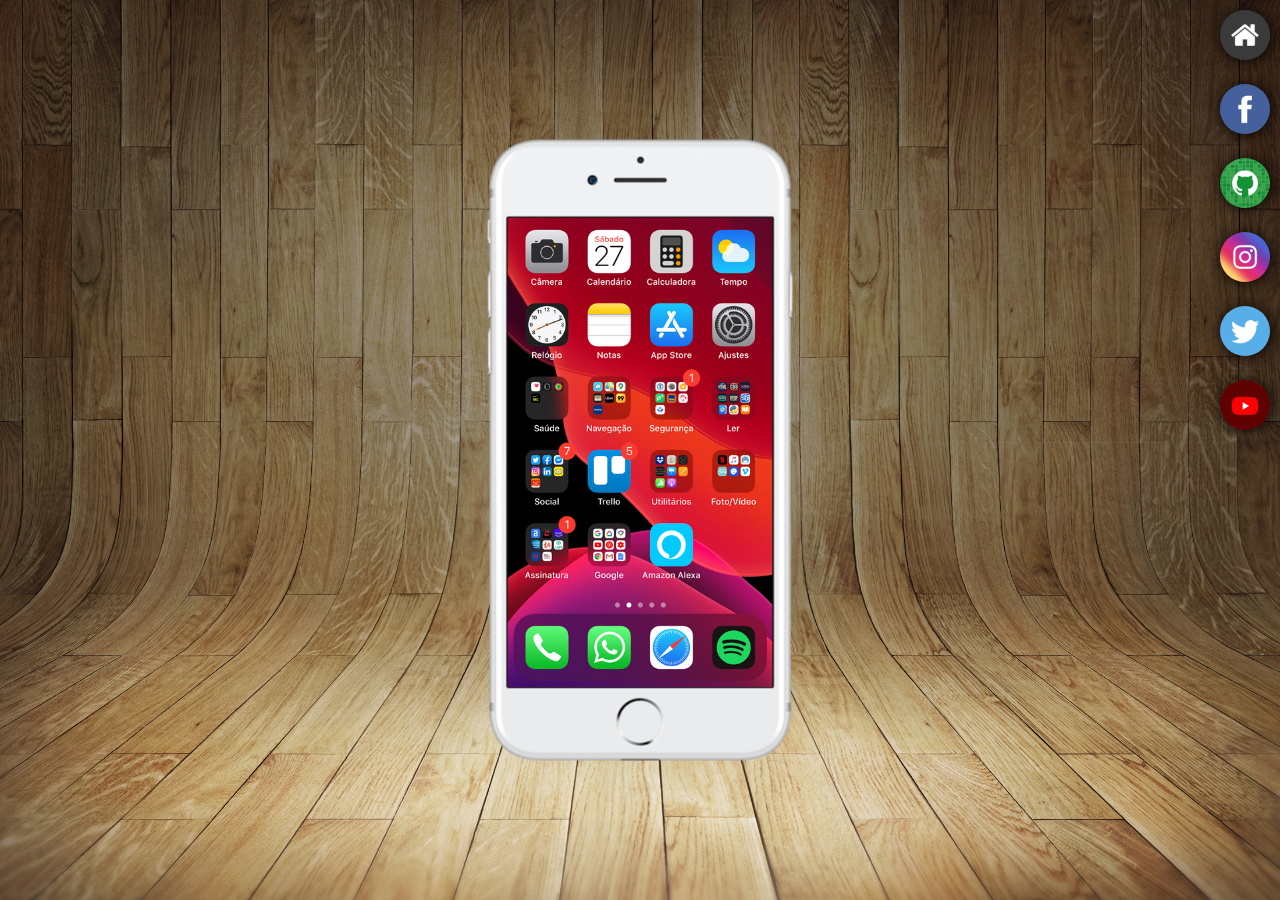
<file: index.html>
<!DOCTYPE html>
<html lang="pt-br">
<head>
    <meta charset="UTF-8">
    <meta name="viewport" content="width=device-width, initial-scale=1.0">
    <link rel="shortcut icon" href="favicon.ico" type="image/x-icon">
    <link rel="stylesheet" href="./style/style.css">
    <title>Projeto Redes Sociais</title>
</head>

<body>
    <main>
        <section id="phone">
            <iframe src="./pages/home.html" name="screen" id="screen" frameborder="0">Seu navegador não é compatível com iframes</iframe>
        </section>
        <section id="social">
            <a href="./pages/home.html" target="screen"><img src="images/logo-home.jpg" alt="Home"></a>
            <a href="./pages/facebook.html" target="screen"><img src="images/logo-facebook.jpg" alt="Facebook"></a>
            <a href="./pages/github.html" target="screen"><img src="images/logo-github.jpg" alt="GitHub"></a>
            <a href="./pages/instagram.html" target="screen"><img src="images/logo-instagram.jpg" alt="Instagram"></a>
            <a href="./pages/twitter.html" target="screen"><img src="images/logo-twitter.jpg" alt="Twitter"></a>
            <a href="./pages/youtube.html" target="screen"><img src="images/logo-youtube.jpg" alt="YouTube"></a>
        </section>
    </main>
</body>
</html>
</file>
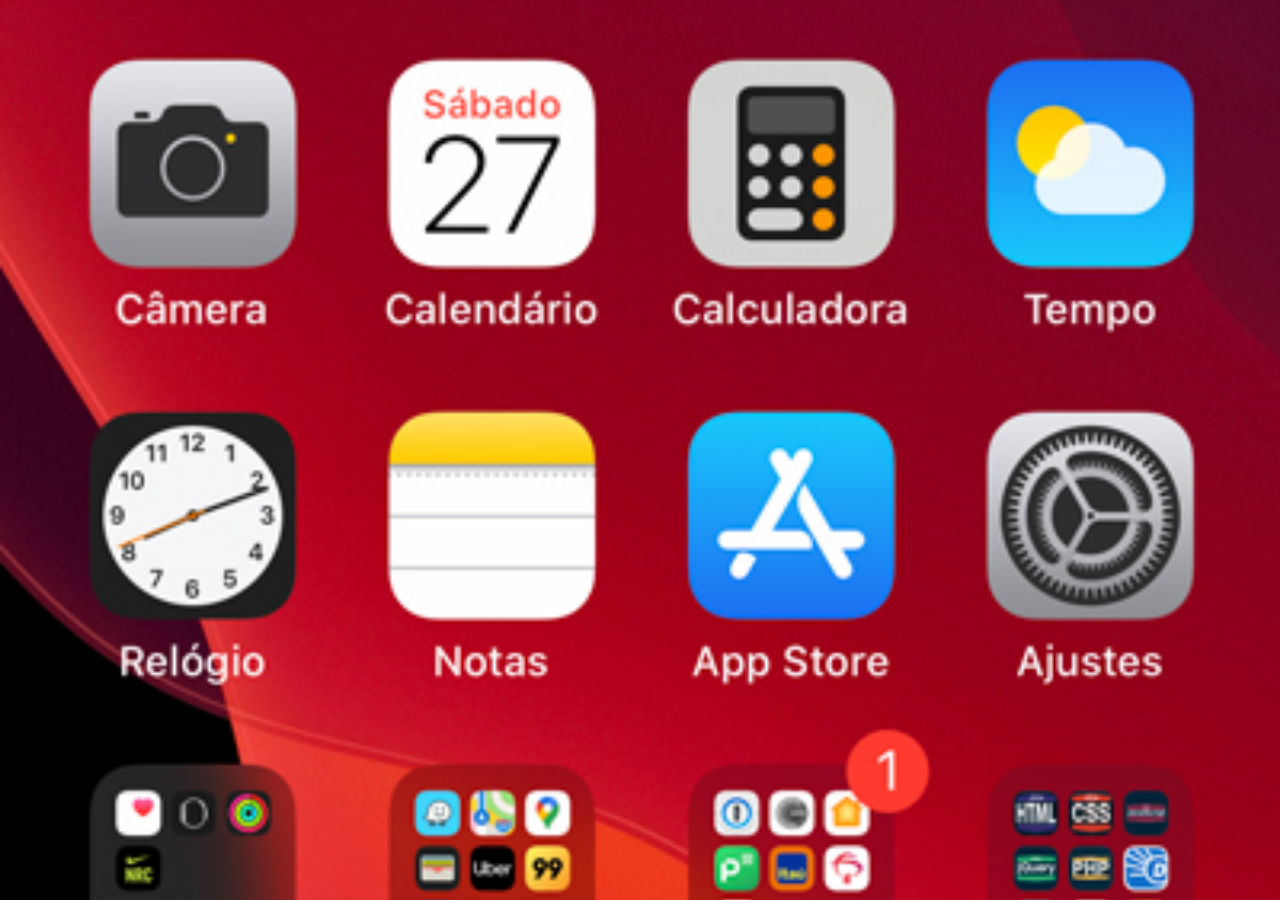
<file: home.html>
<!DOCTYPE html>
<html lang="pt-br">
<head>
    <meta charset="UTF-8">
    <meta name="viewport" content="width=device-width, initial-scale=1.0">
    <title>Home</title>
    <style>
        * {
            margin: 0px;
            padding: 0px;
        }

        body {
            width: 100vw;
            height: 100vh;
            background: black url("images/tela-home.jpg") no-repeat top center;
            background-size: cover;
        }
    </style>
</head>
<body>
    
</body>
</html>
</file>
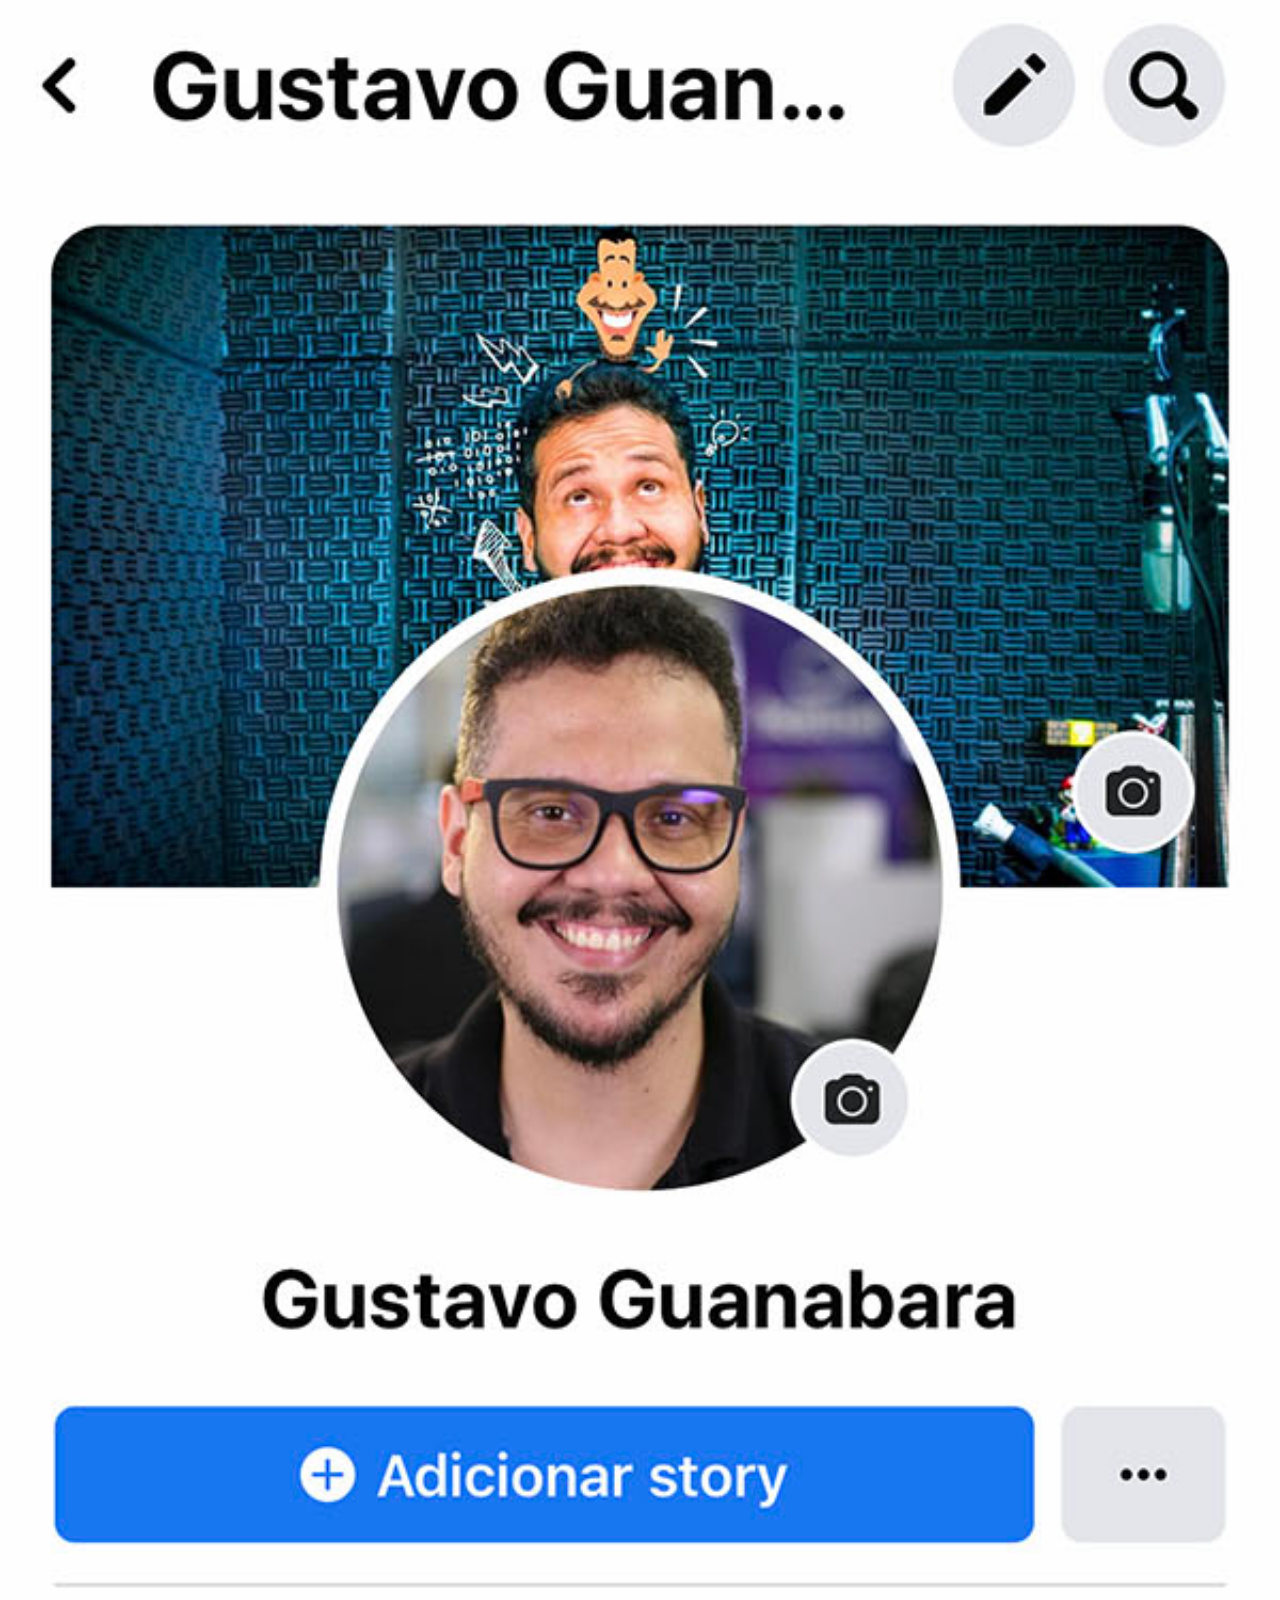
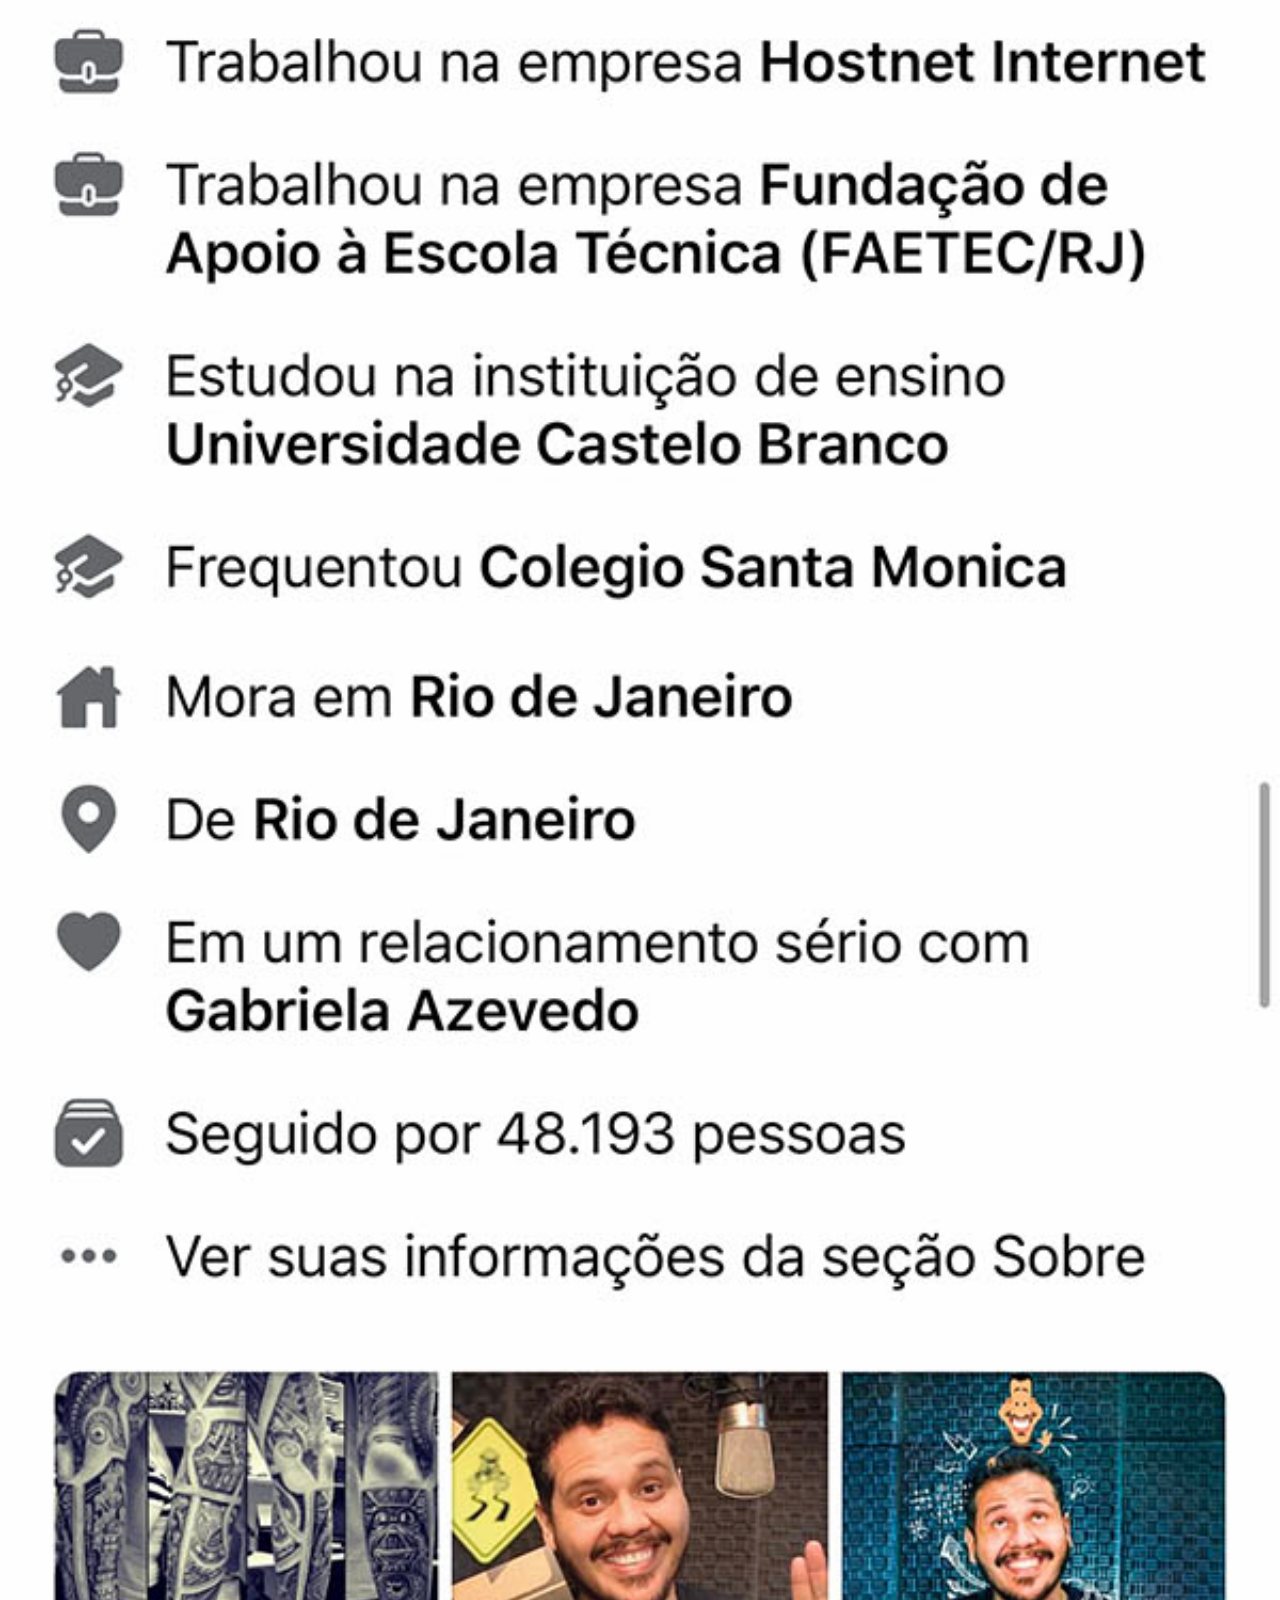
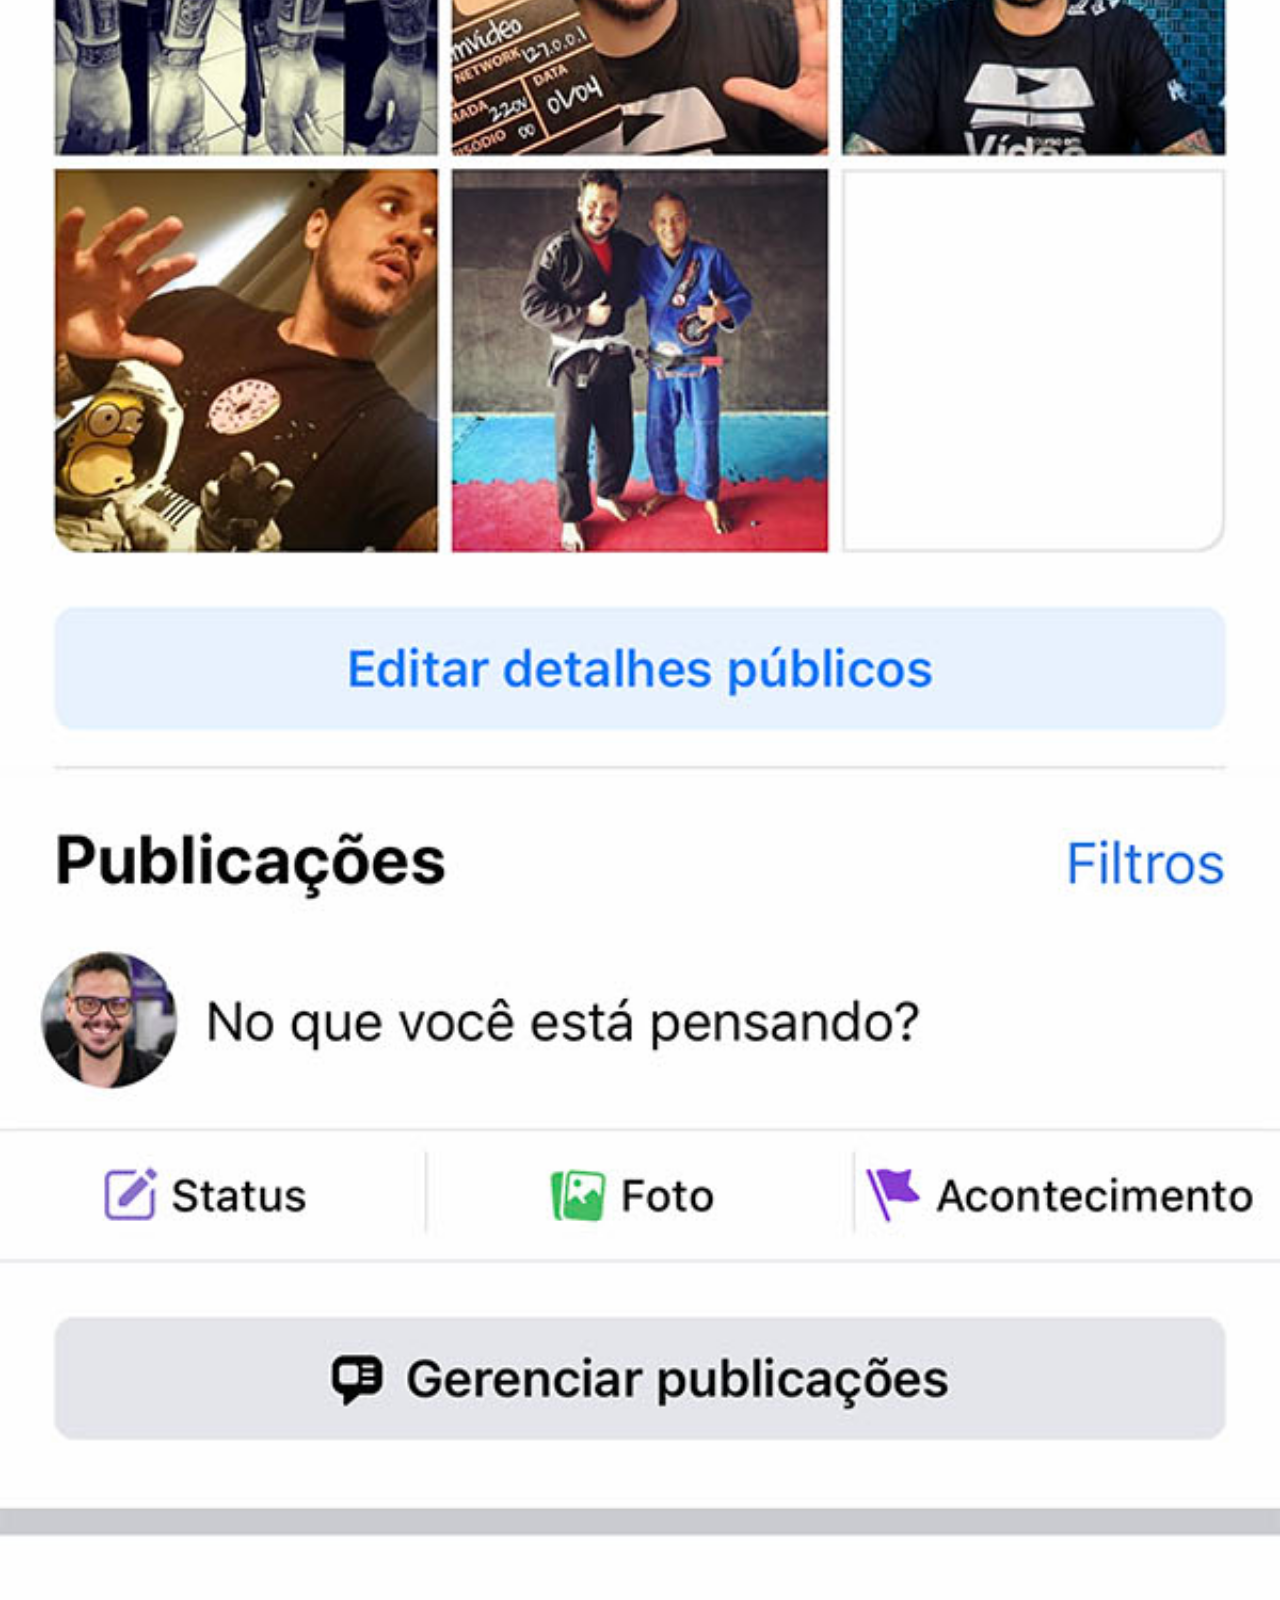
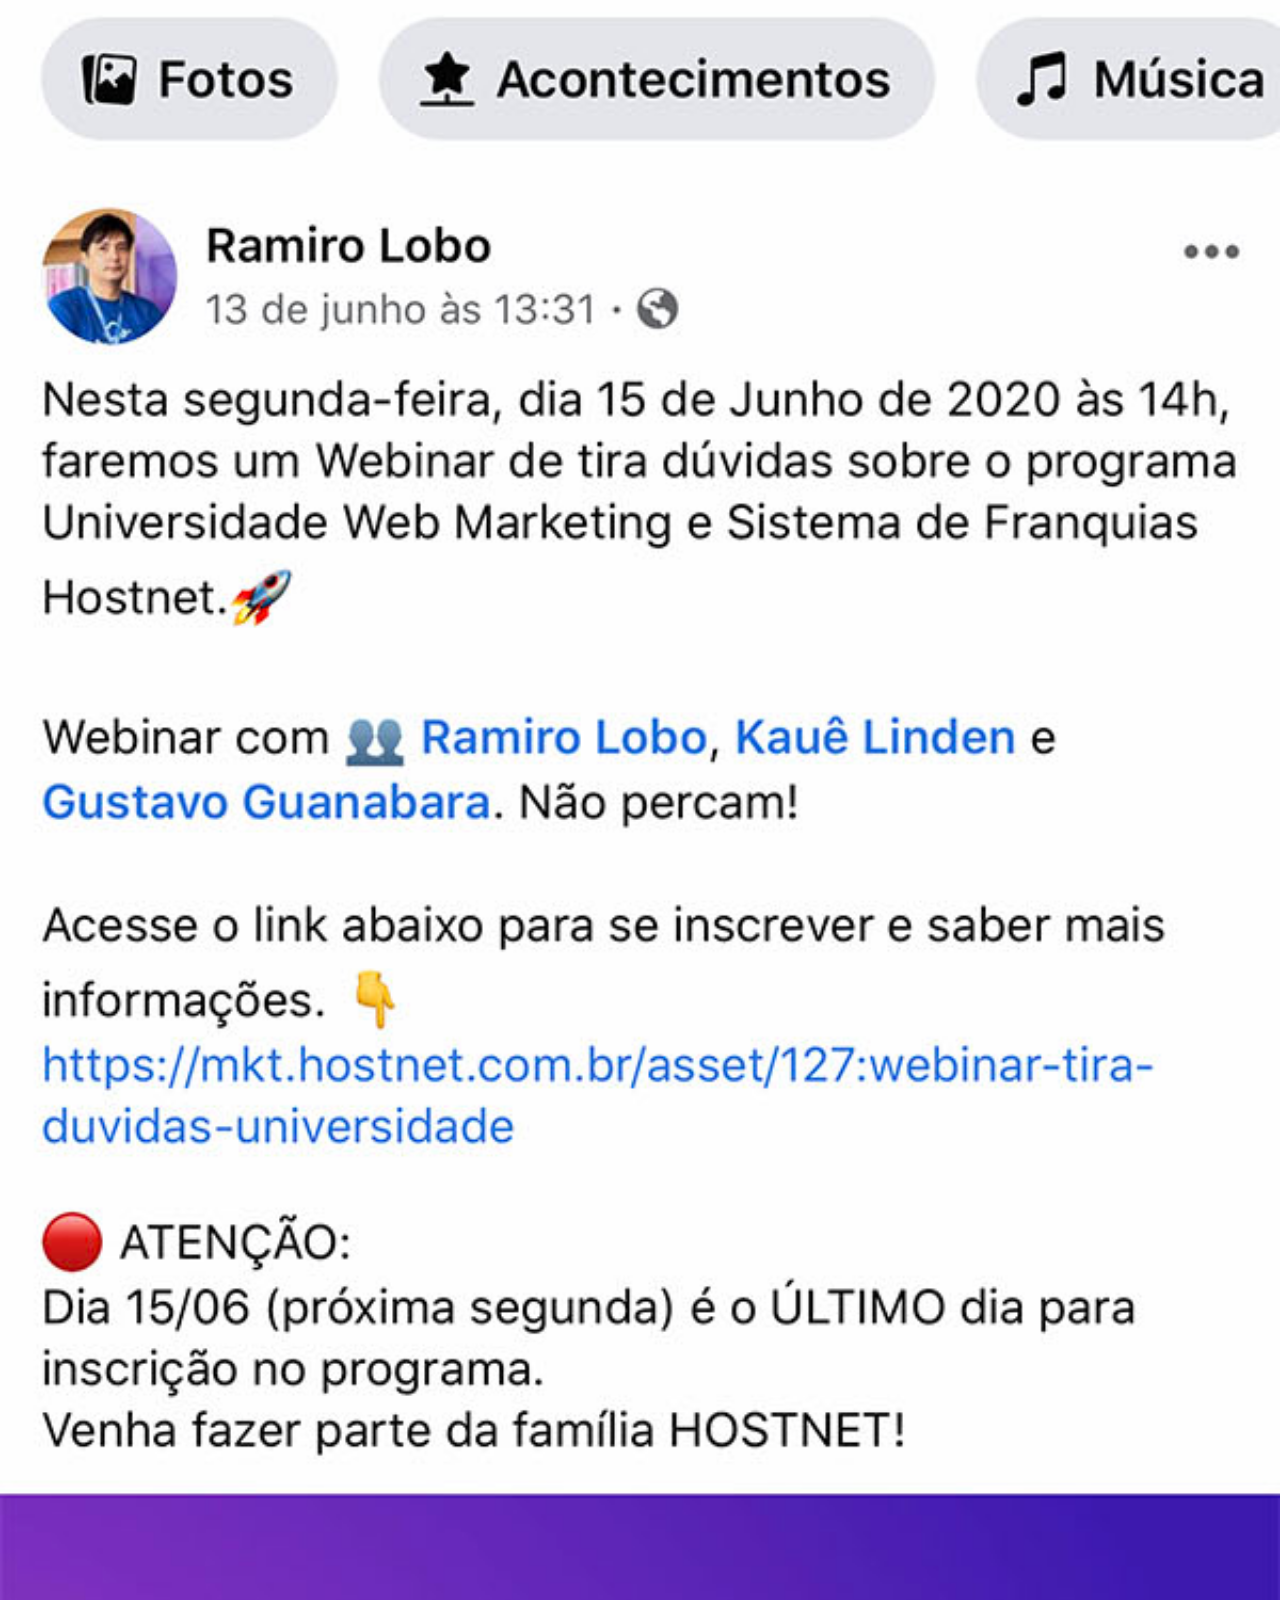
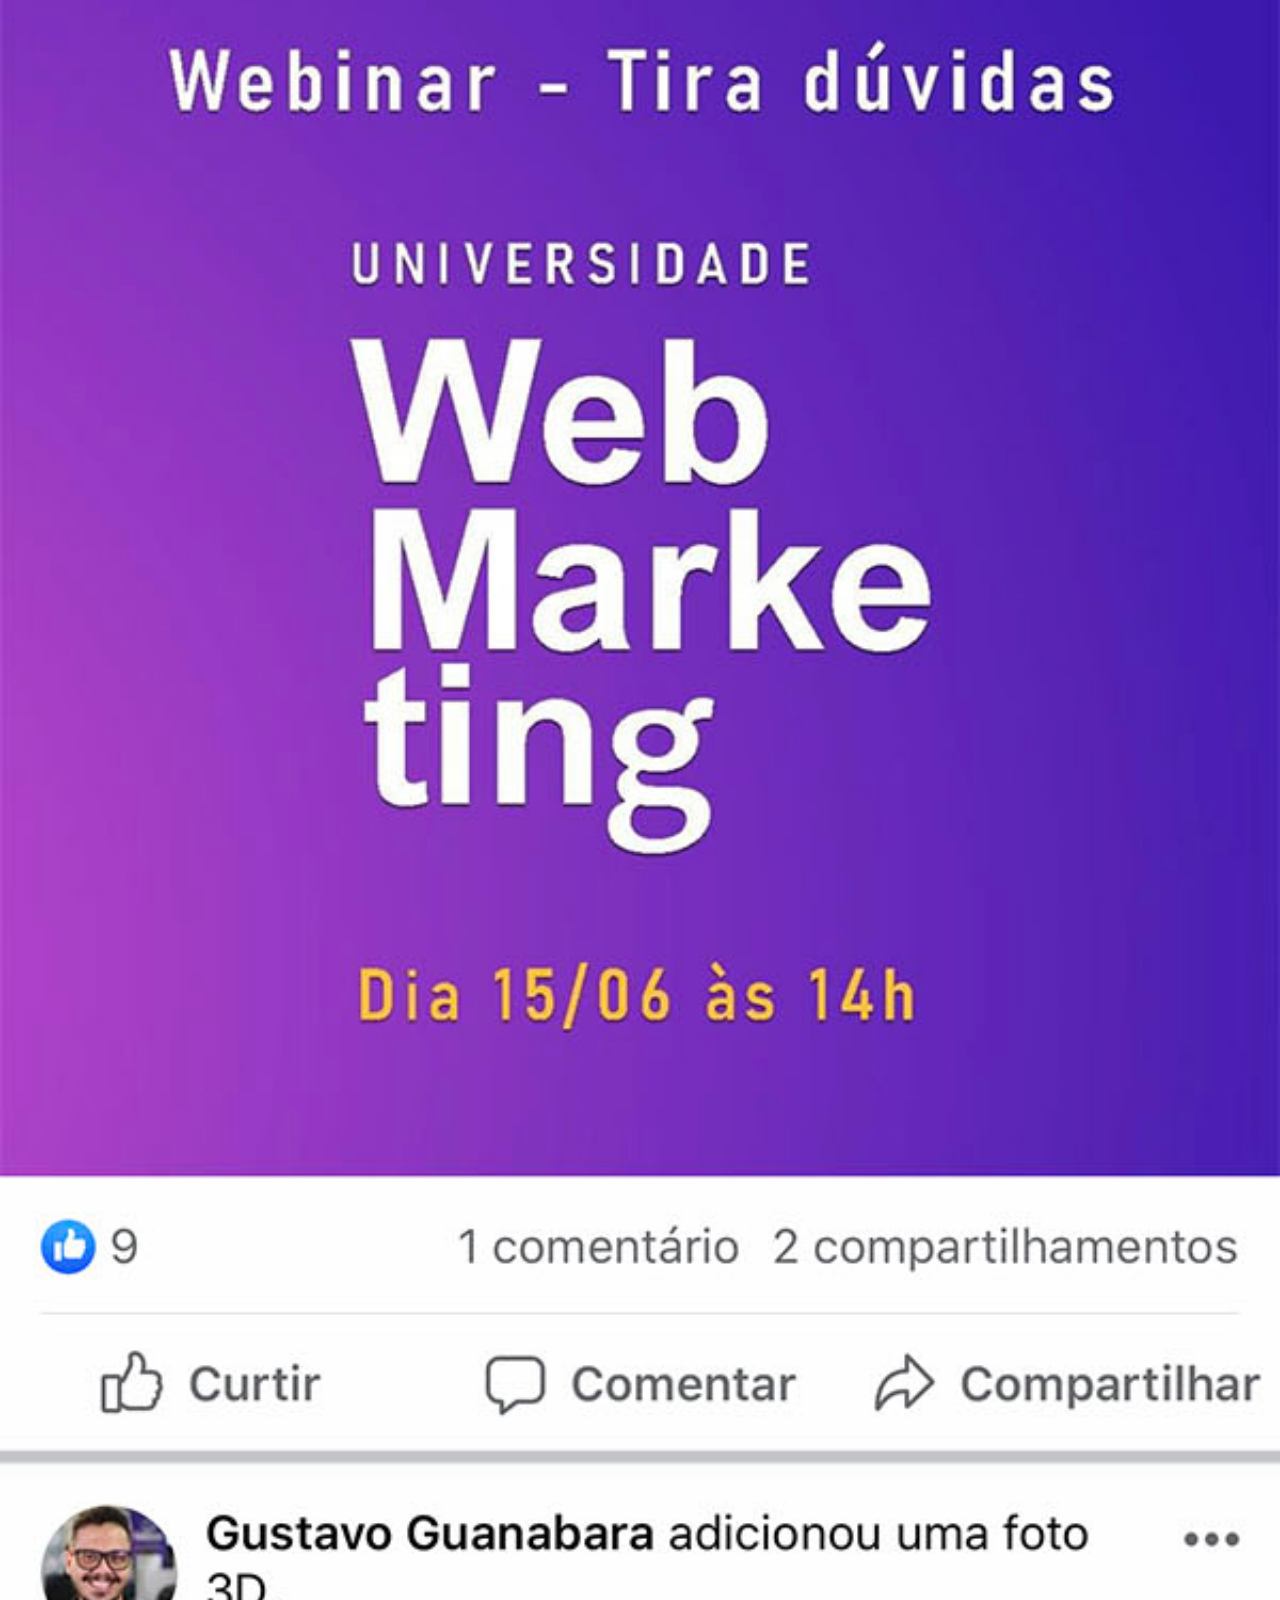
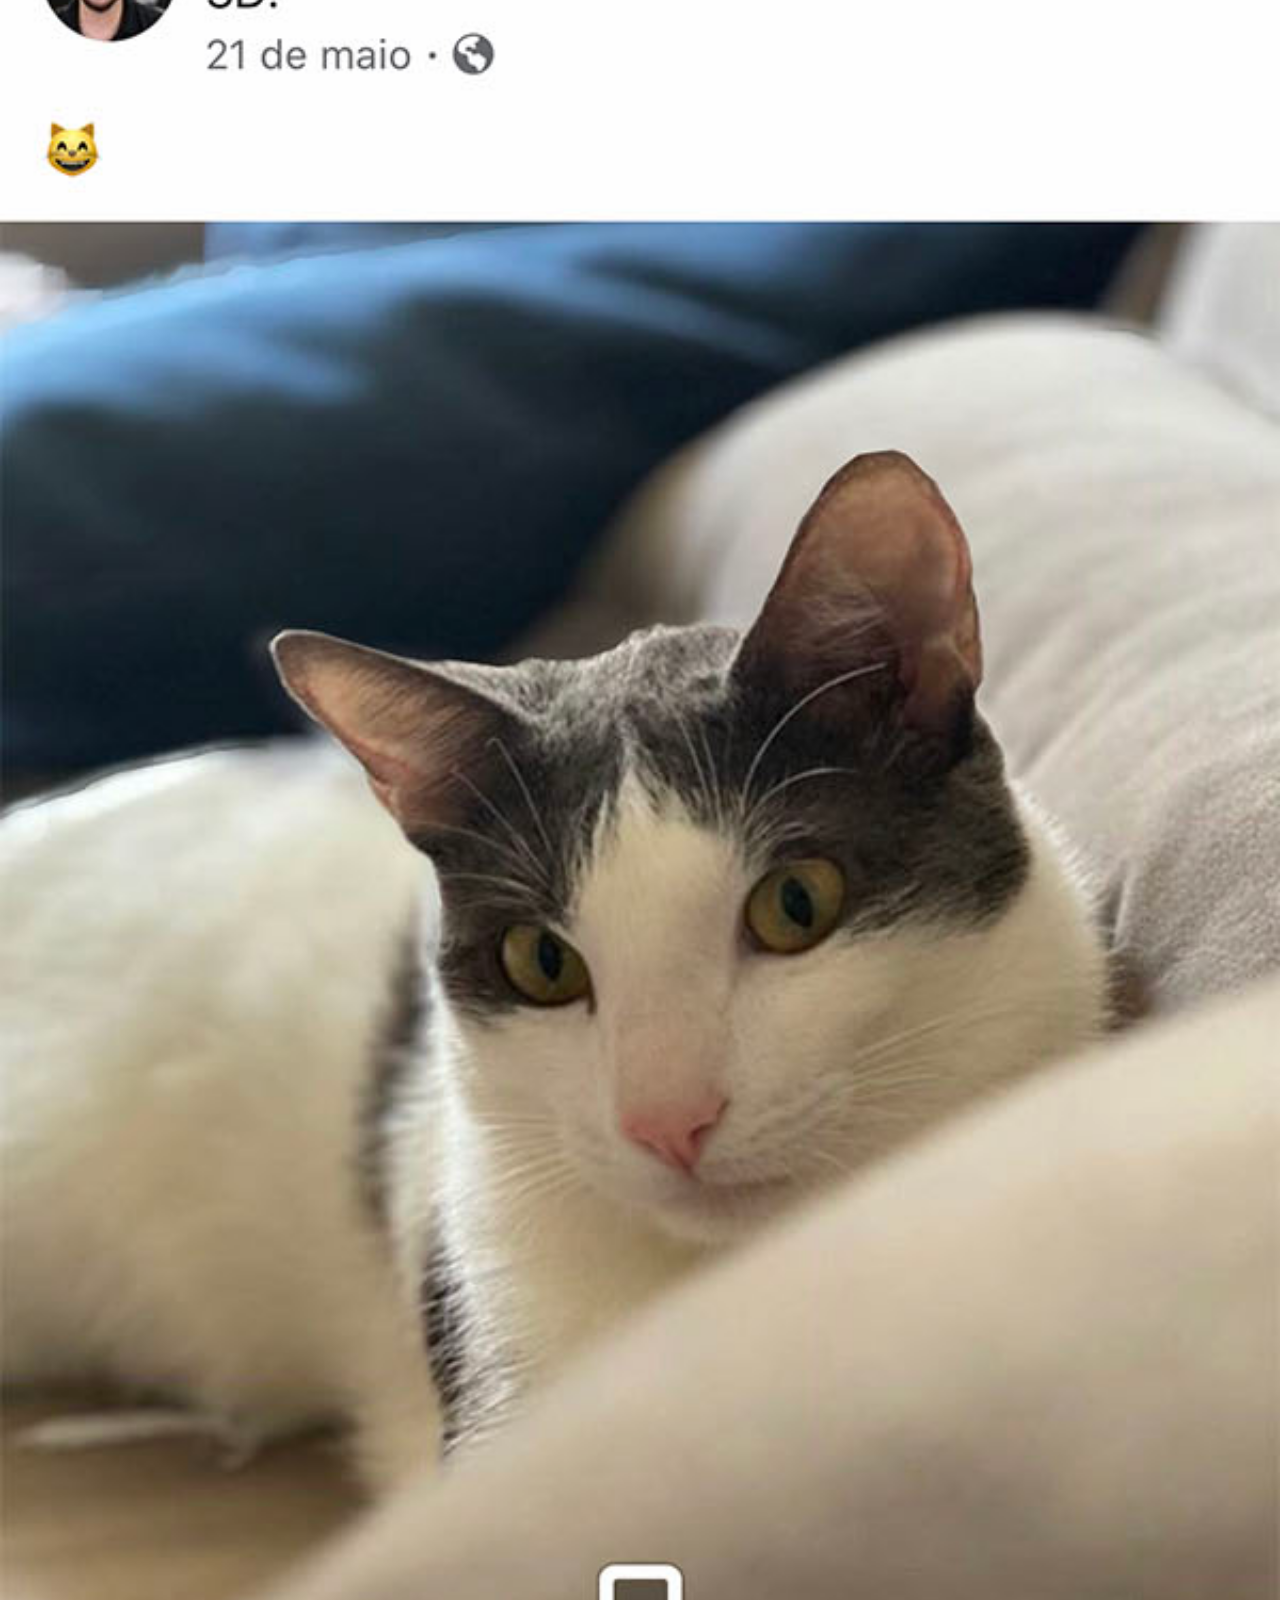
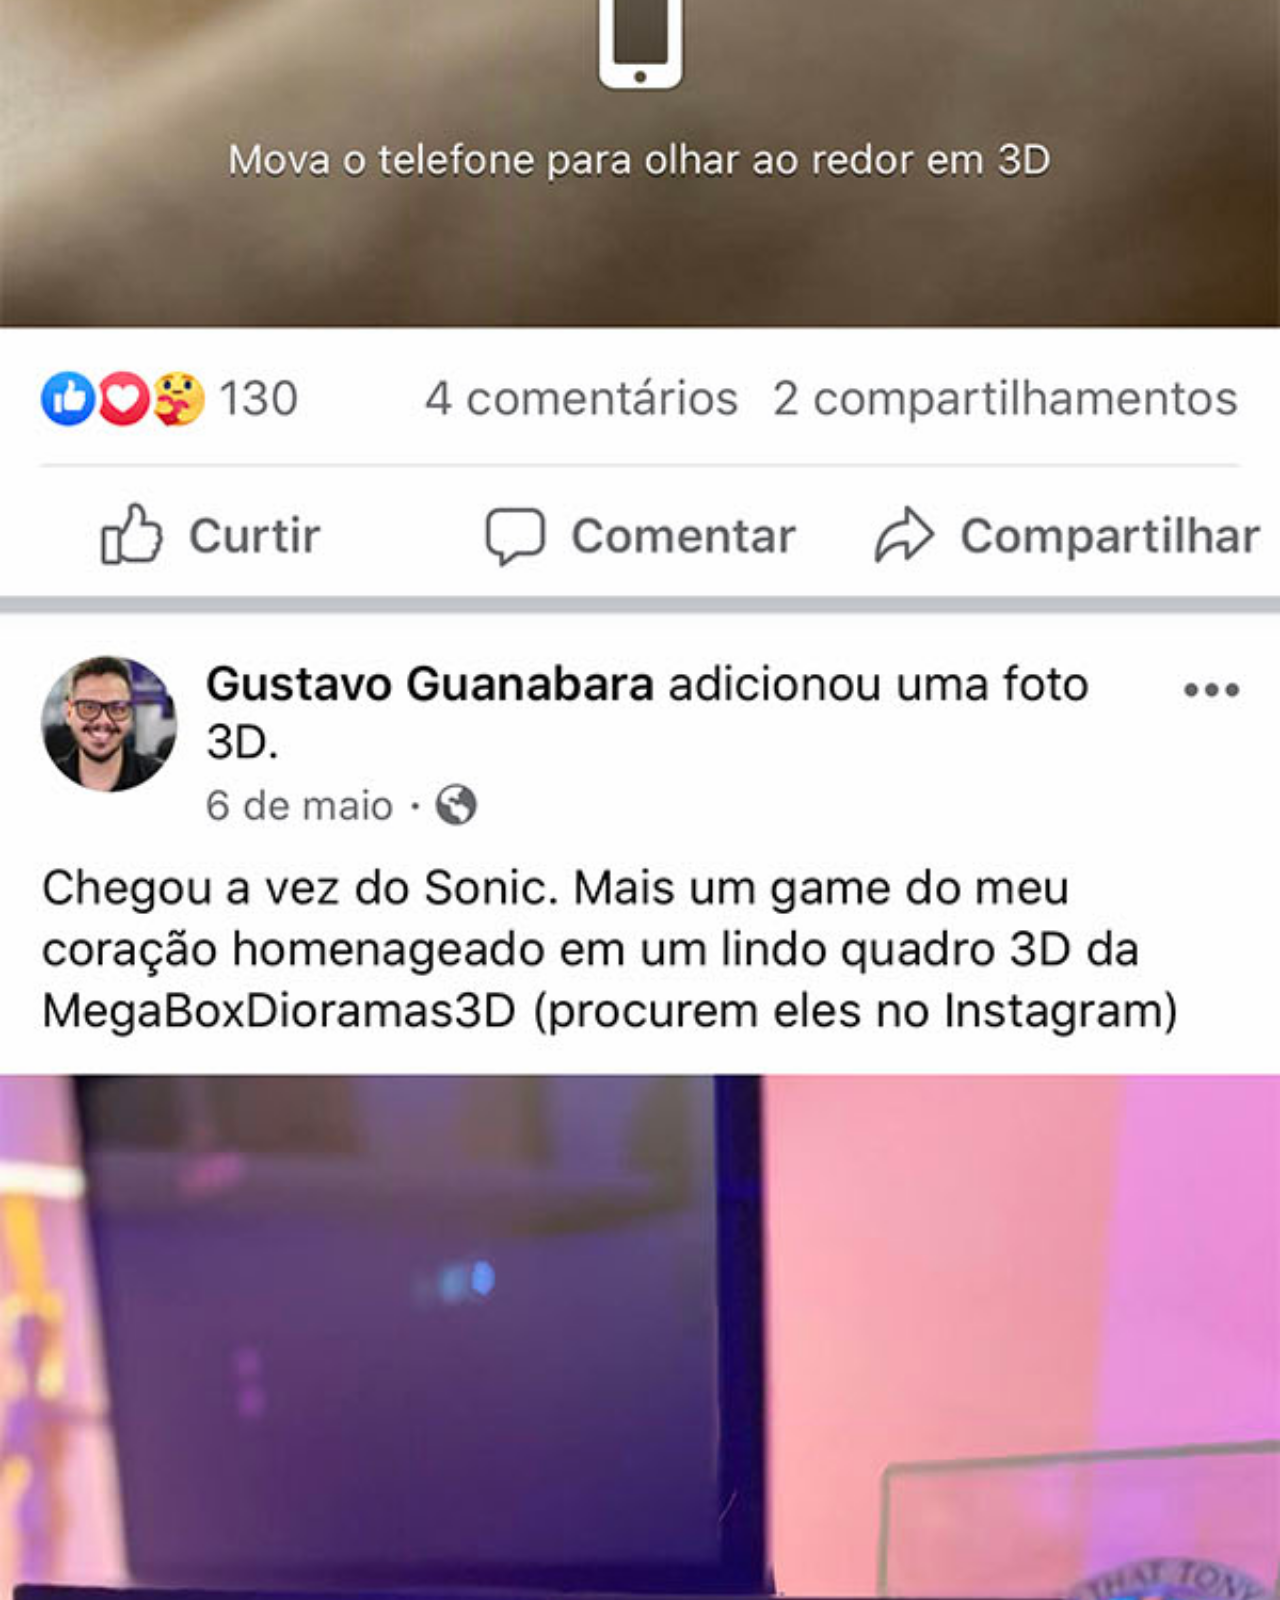
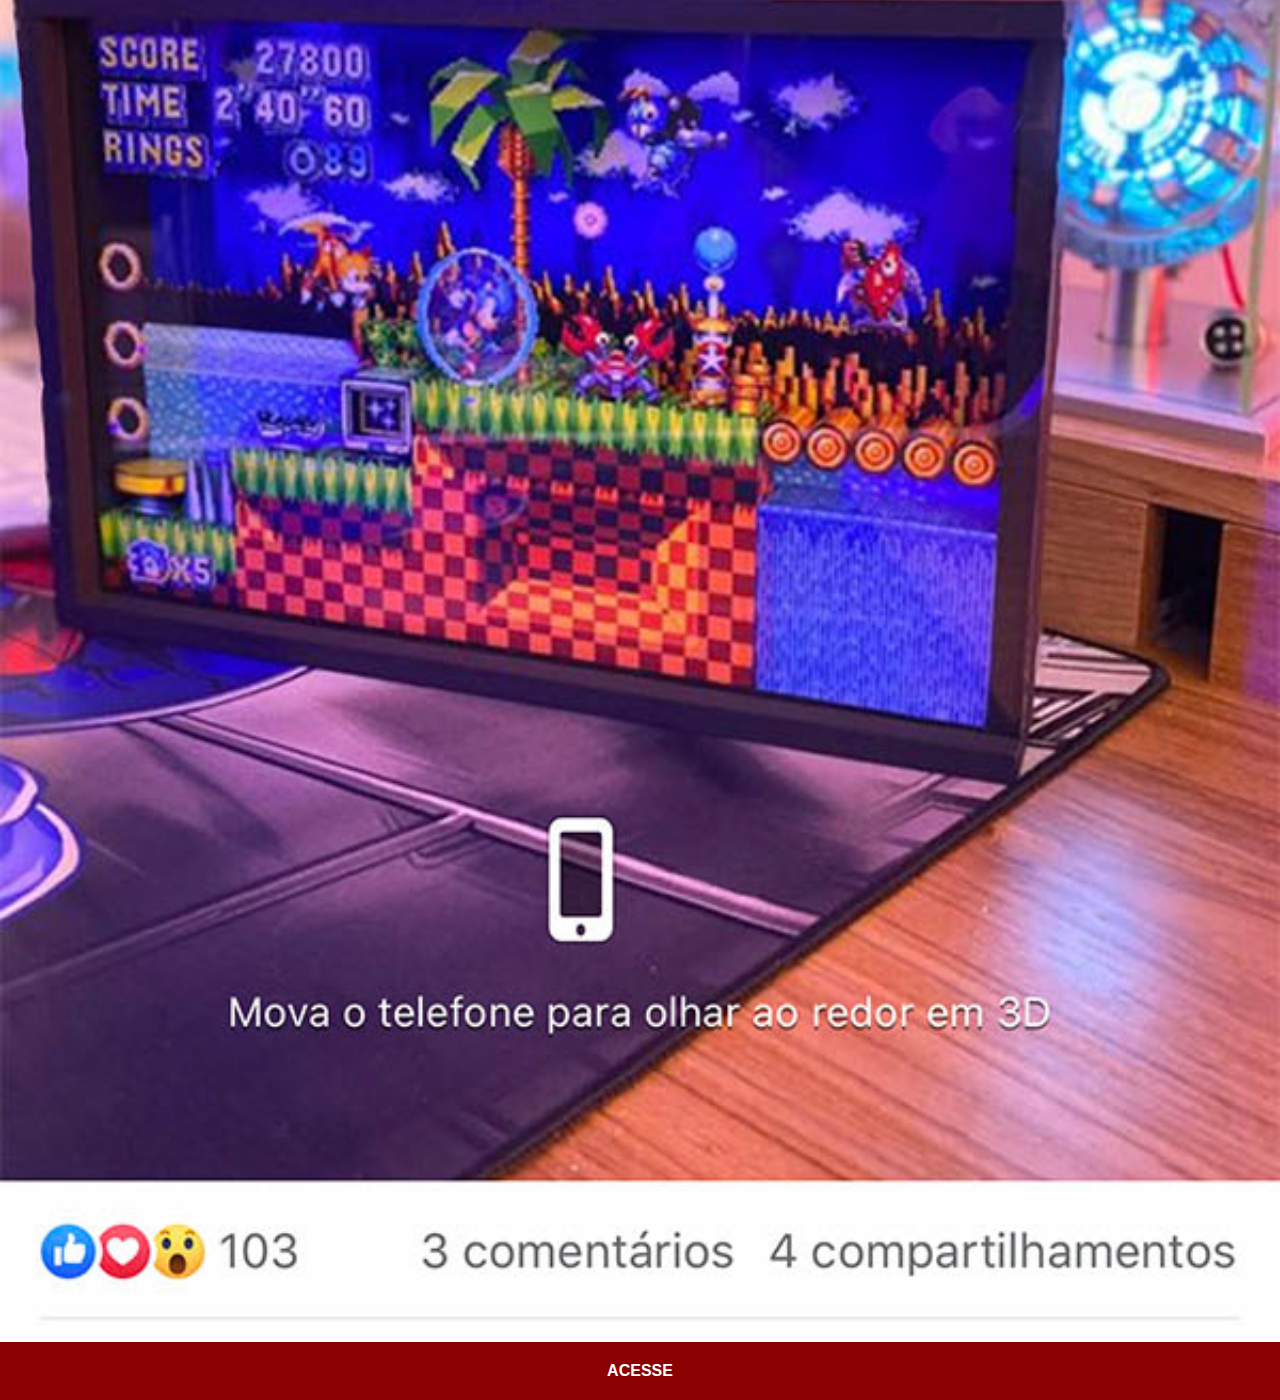
<file: pages/facebook.html>
<!DOCTYPE html>
<html lang="pt-br">
<head>
    <meta charset="UTF-8">
    <meta name="viewport" content="width=device-width, initial-scale=1.0">
    <link rel="stylesheet" href="../style/pages.css">
    <title>Facebook</title>
</head>
<body>
    <img src="../images/tela-facebook.jpg" alt="Facebook">
    <a href="https://pt-br.facebook.com" target="_blank">ACESSE</a>
</body>
</html>
</file>
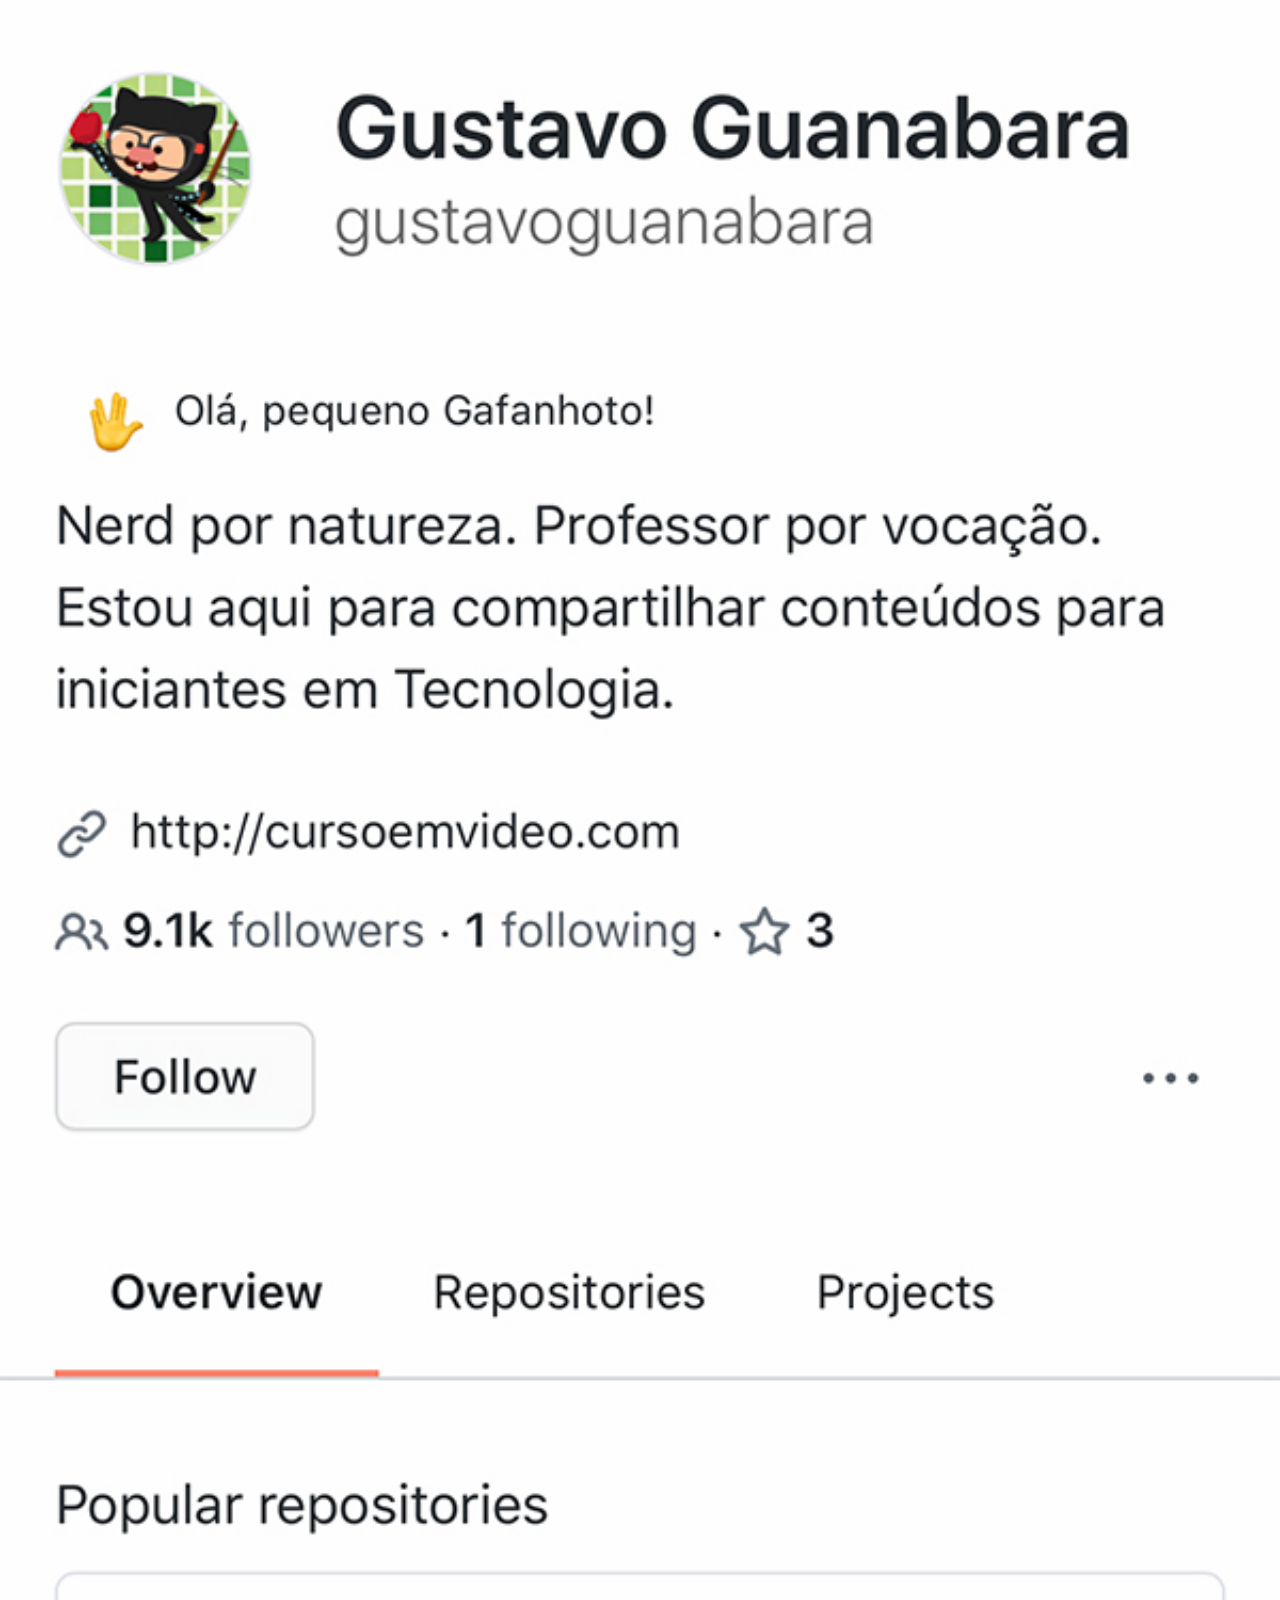
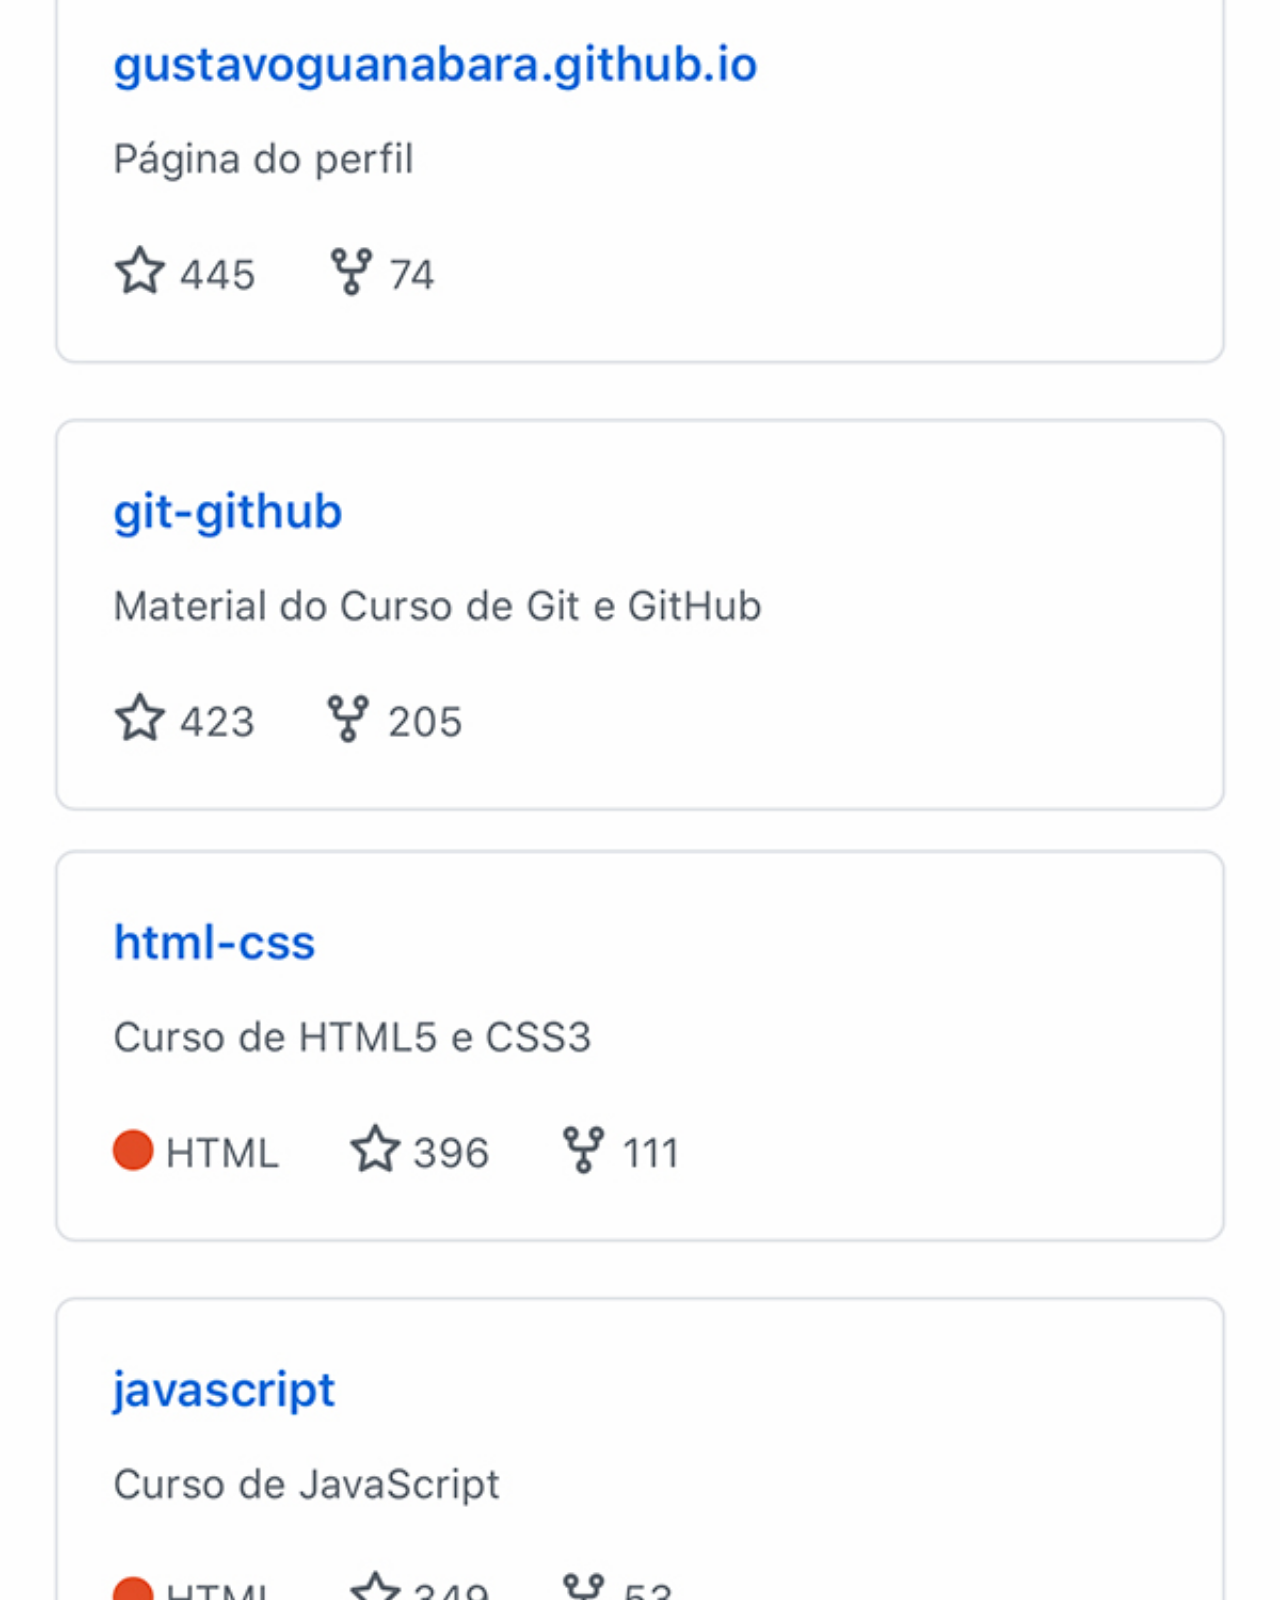
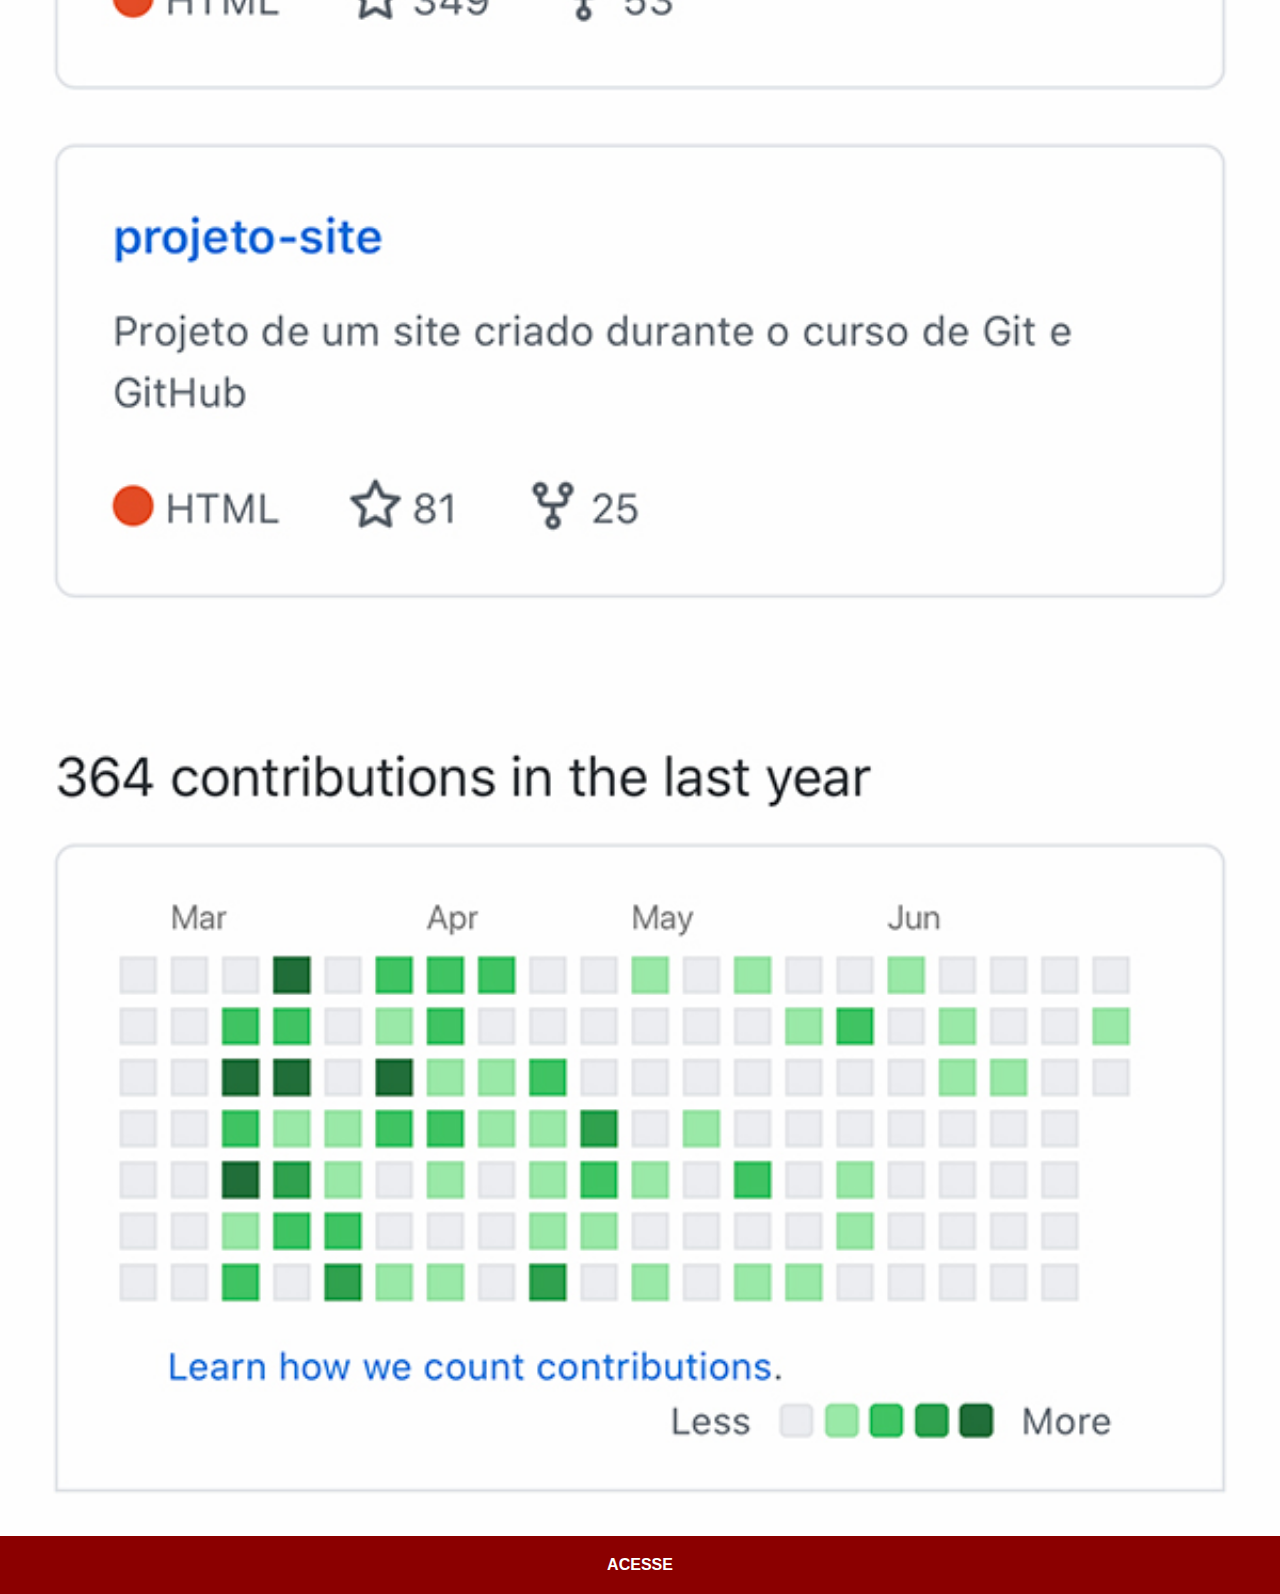
<file: pages/github.html>
<!DOCTYPE html>
<html lang="pt-br">
<head>
    <meta charset="UTF-8">
    <meta name="viewport" content="width=device-width, initial-scale=1.0">
    <link rel="stylesheet" href="../style/pages.css">
    <title>Youtube</title>
</head>
<body>
    <img src="../images/tela-github.jpg" alt="Youtube">
    <a href="https://github.com" target="_blank">ACESSE</a>
</body>
</html>
</file>
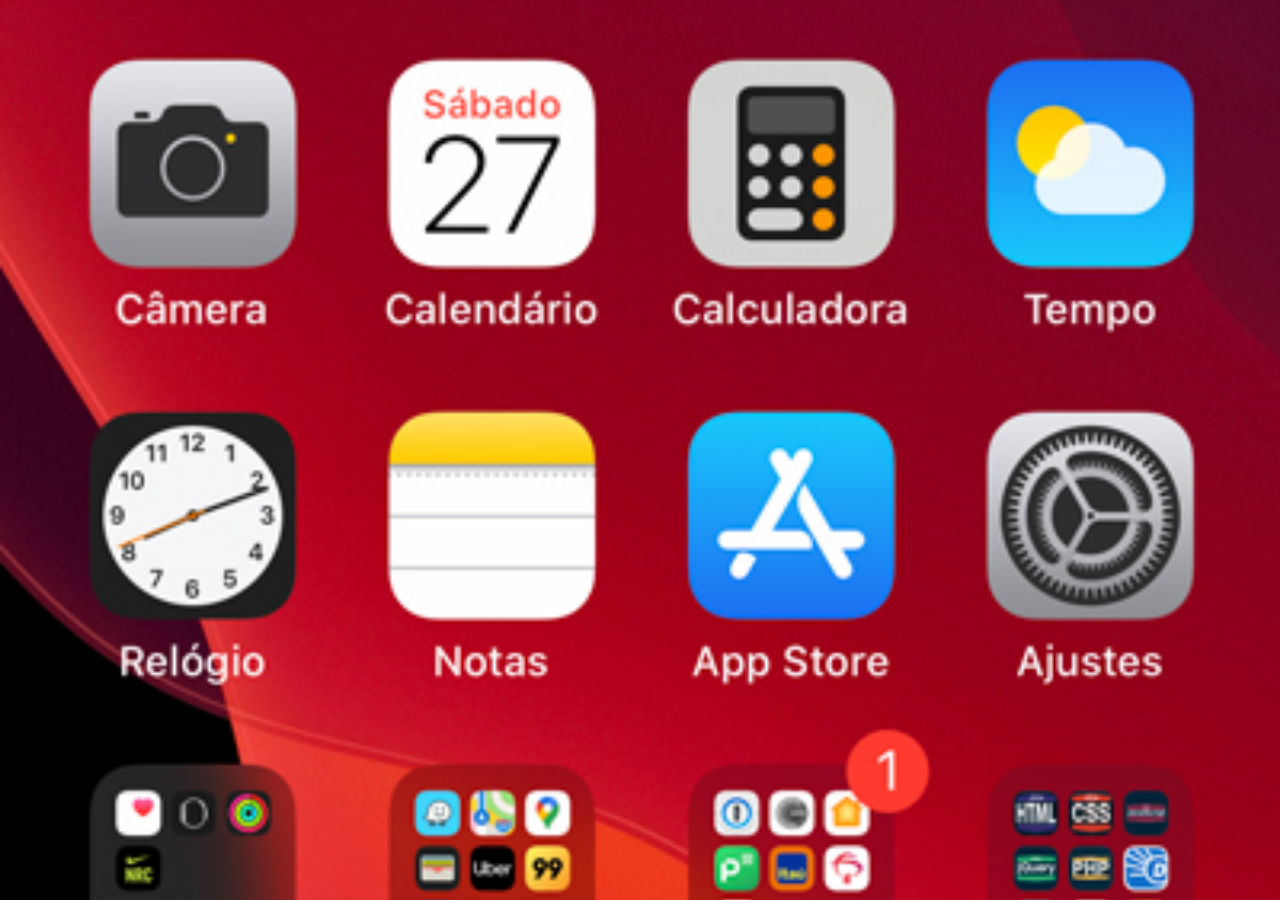
<file: pages/home.html>
<!DOCTYPE html>
<html lang="pt-br">
<head>
    <meta charset="UTF-8">
    <meta name="viewport" content="width=device-width, initial-scale=1.0">
    <title>Home</title>
    <style>
        * {
            margin: 0px;
            padding: 0px;
        }

        body {
            width: 100vw;
            height: 100vh;
            background: black url("../images/tela-home.jpg") no-repeat top center;
            background-size: cover;
        }
    </style>
</head>
<body>
    
</body>
</html>
</file>
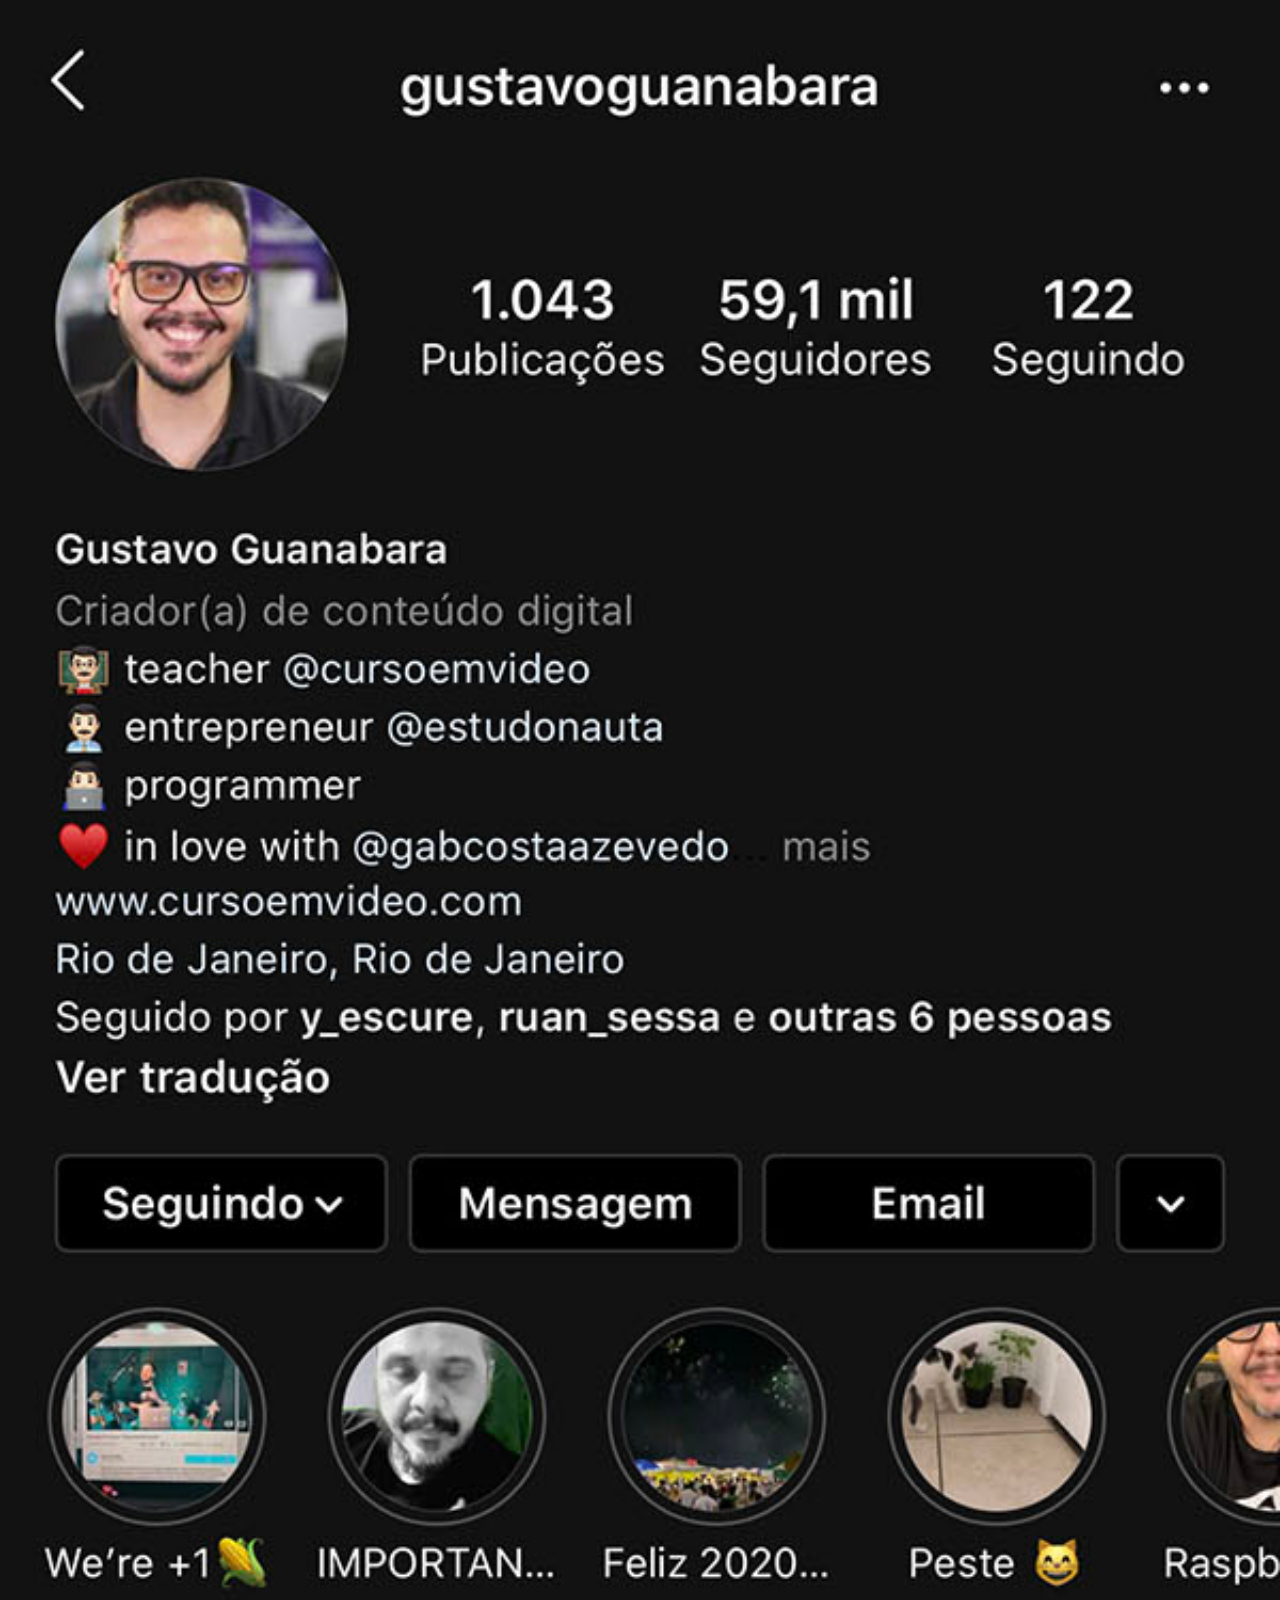
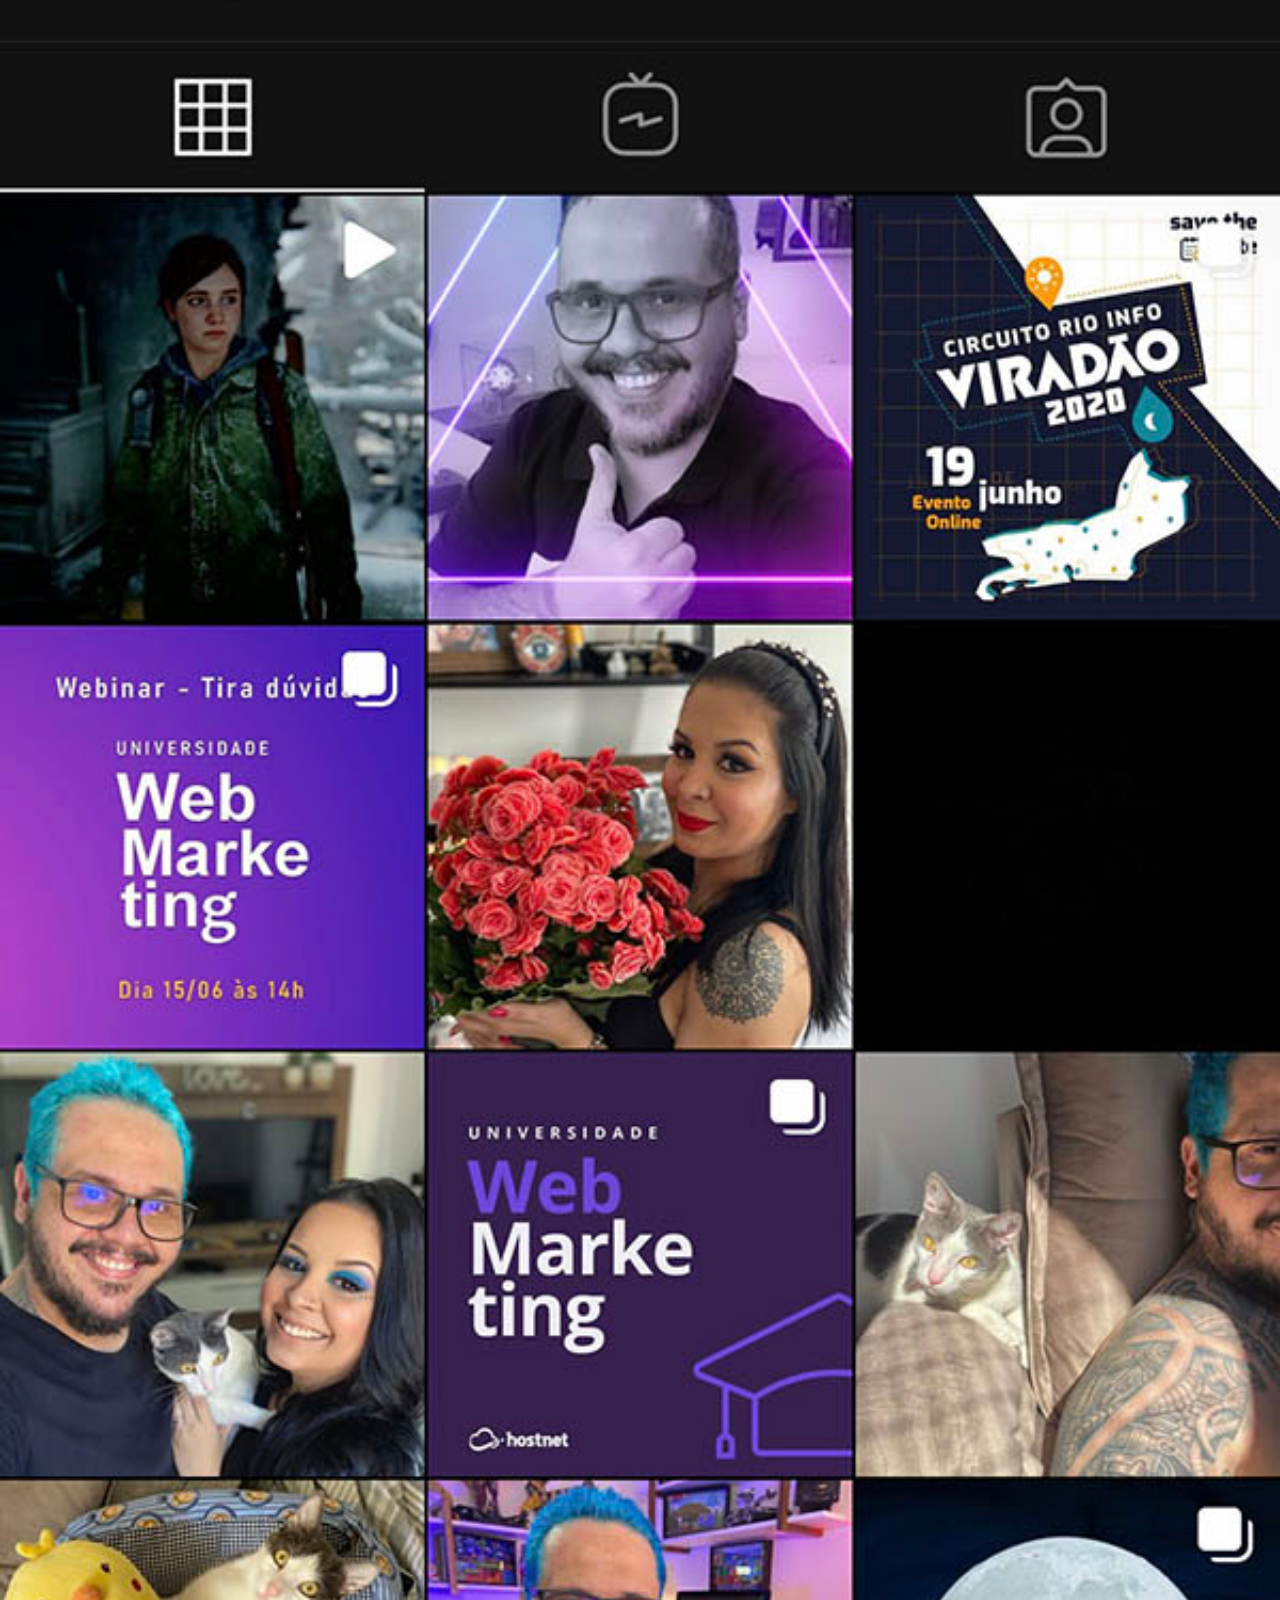
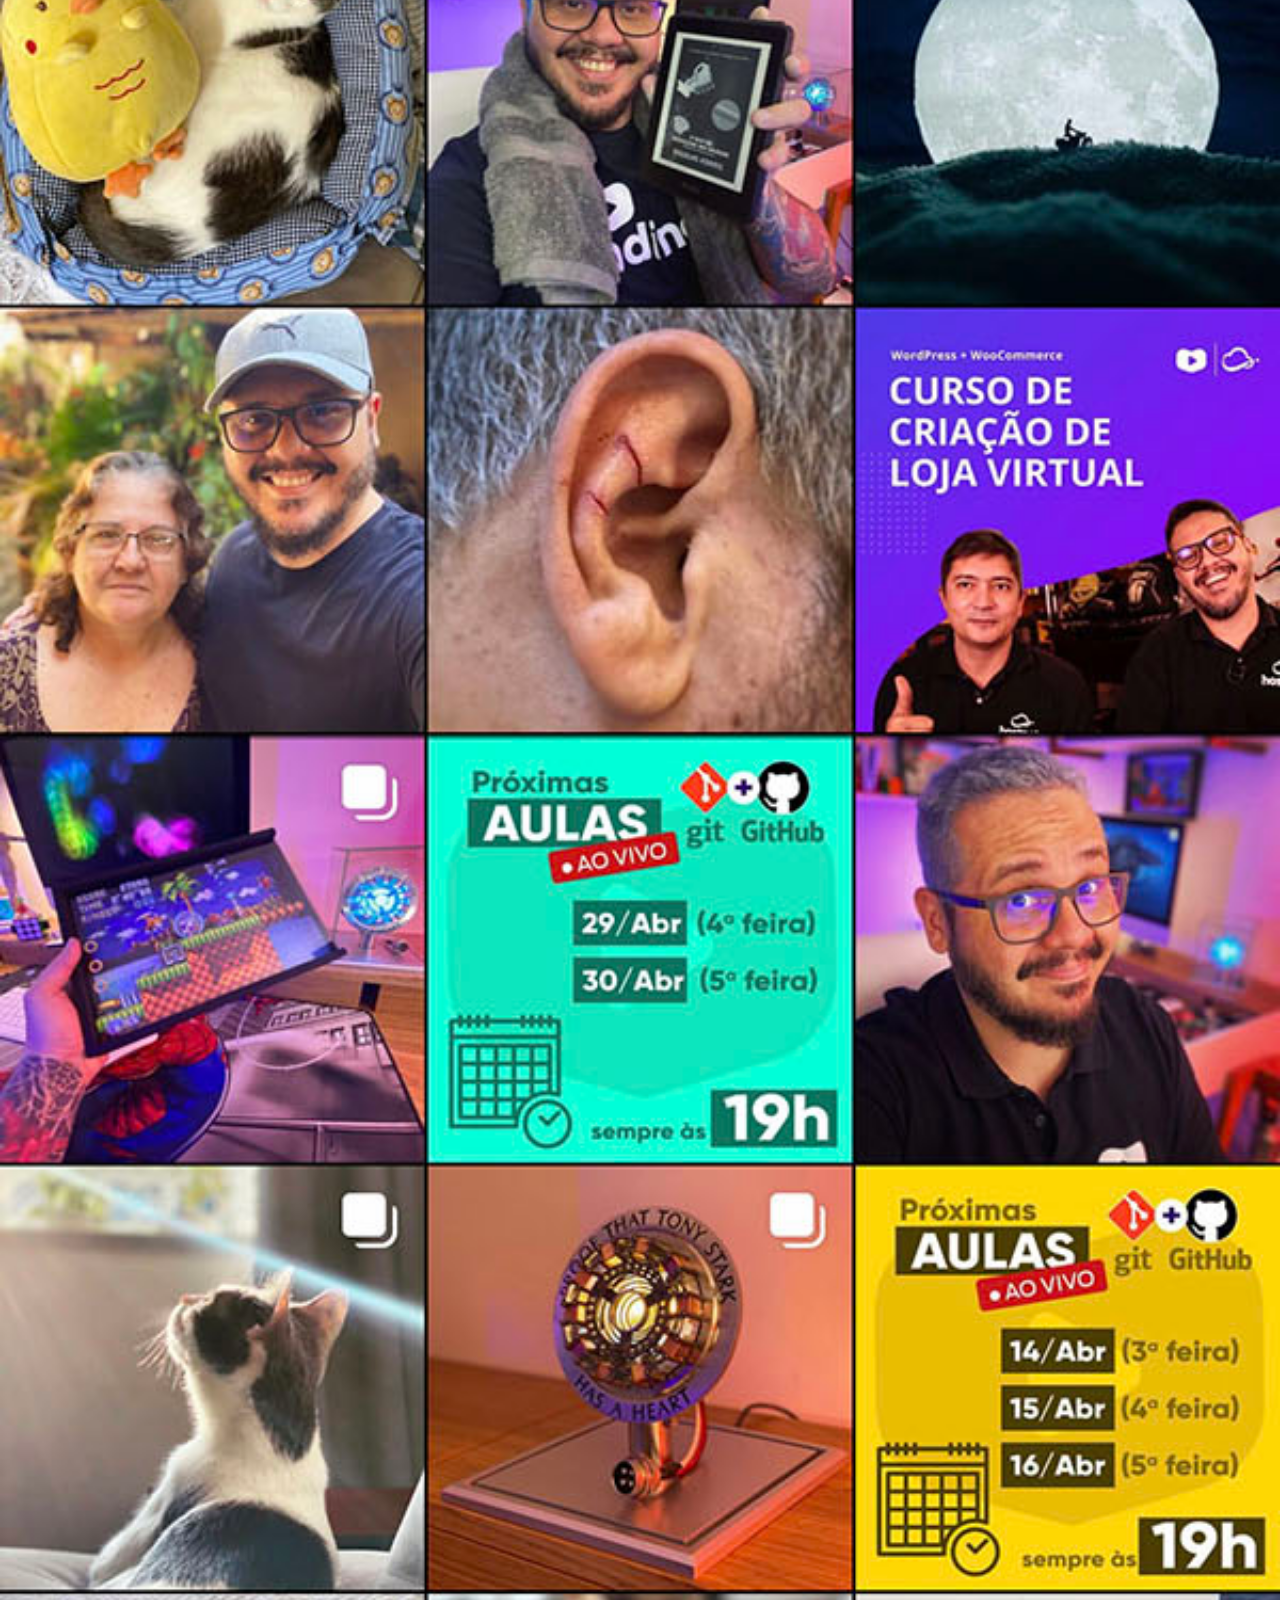
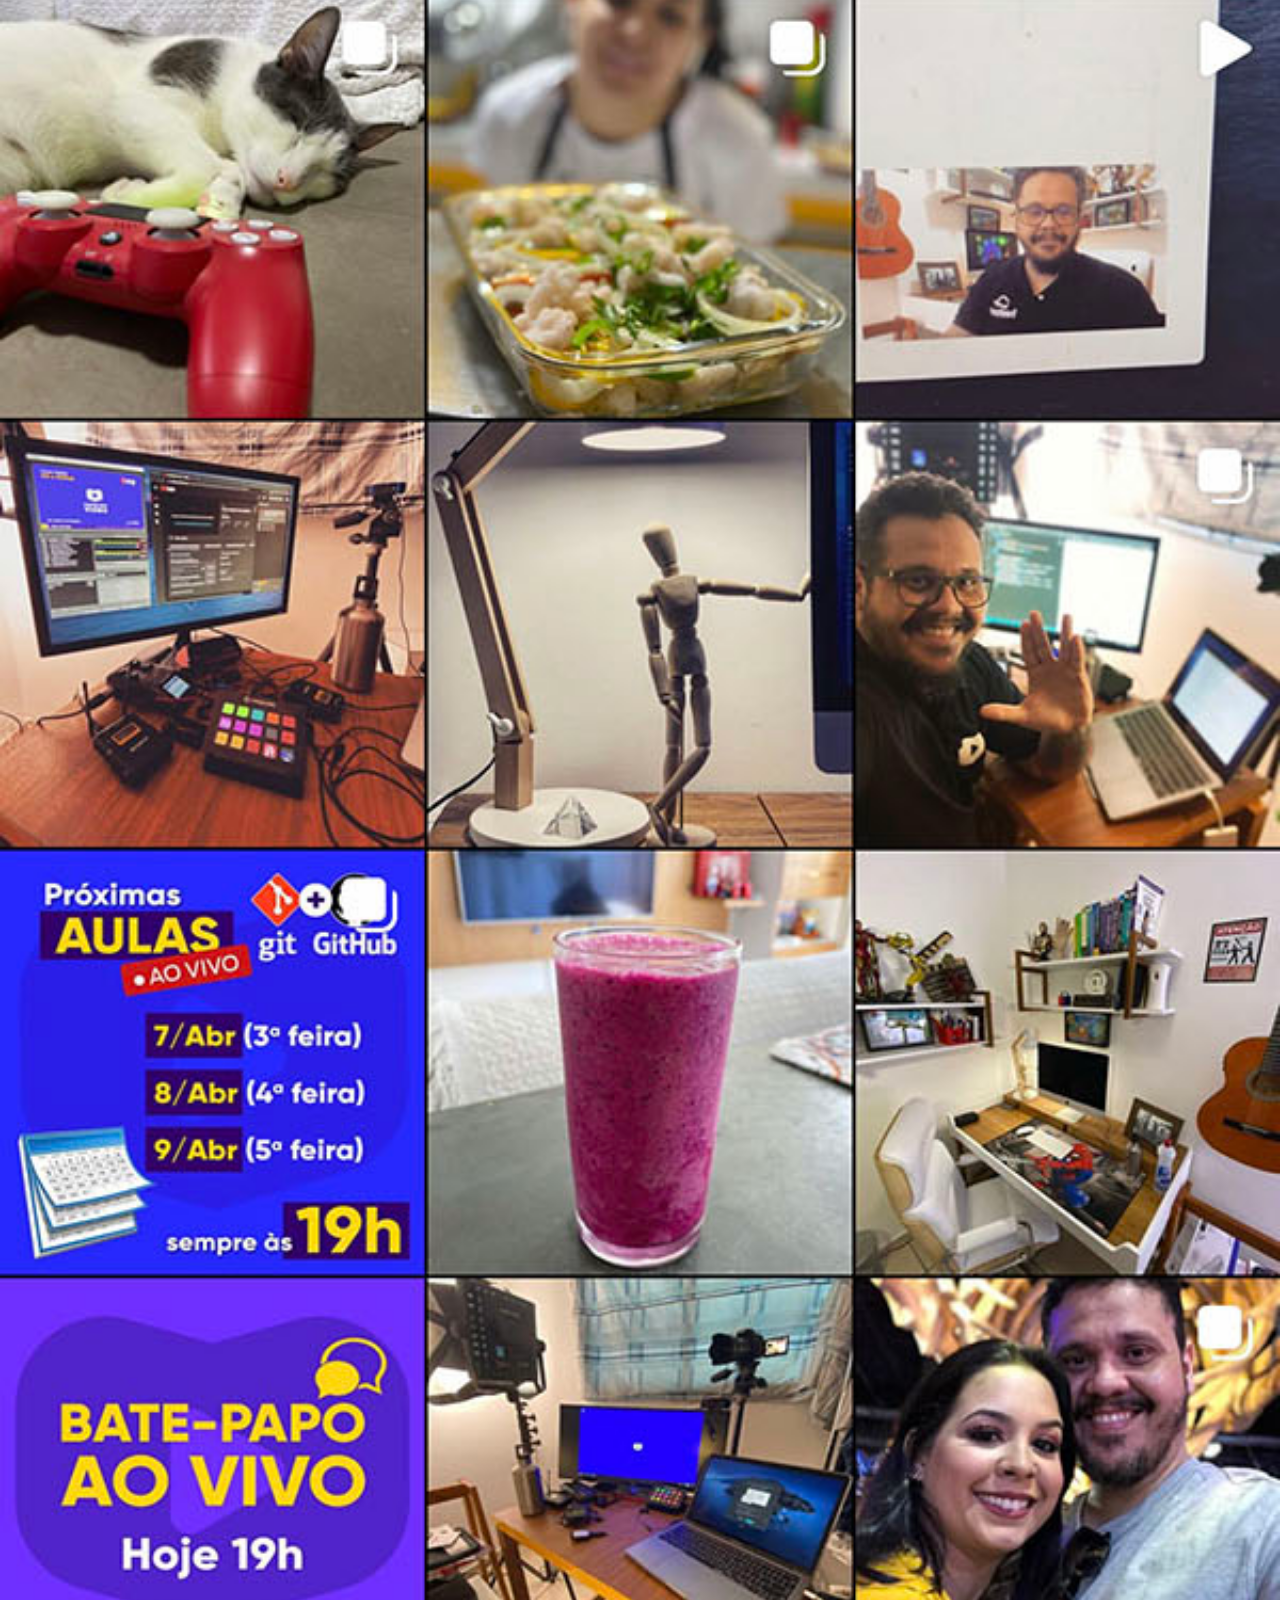
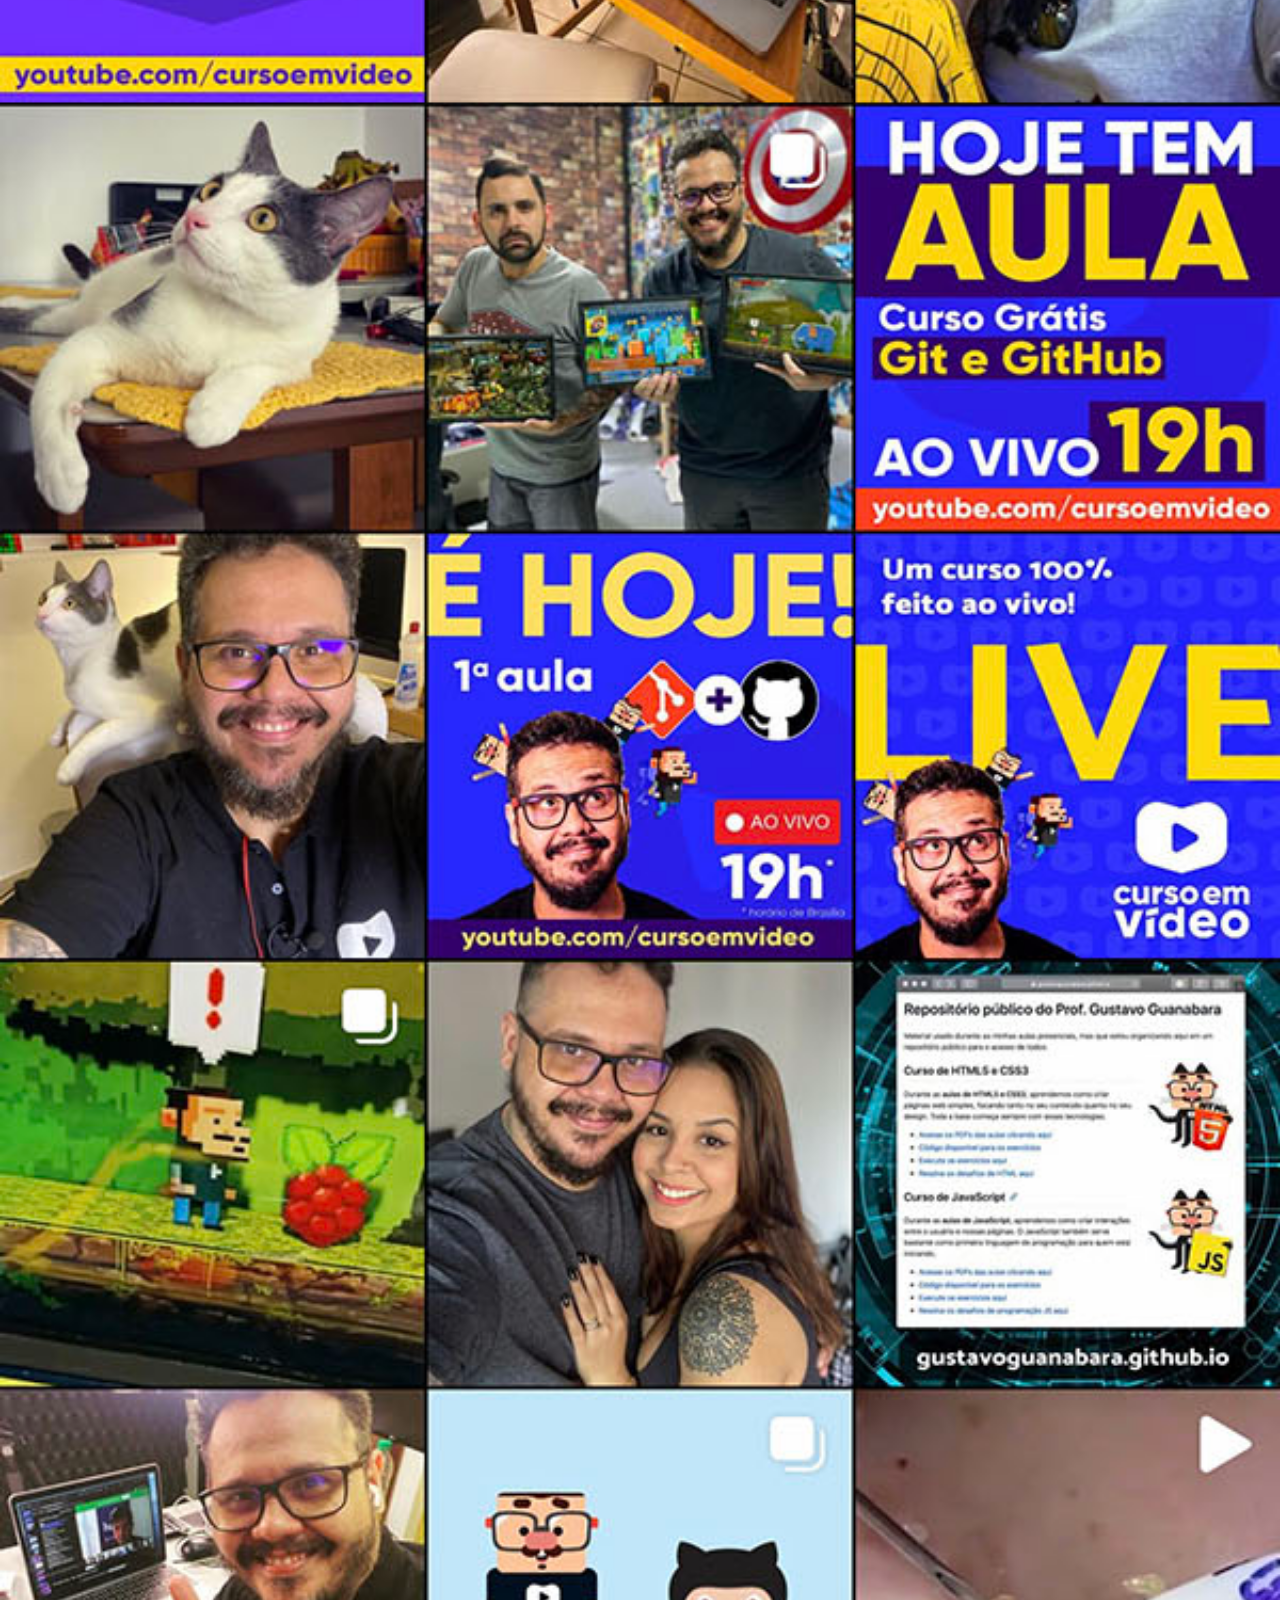
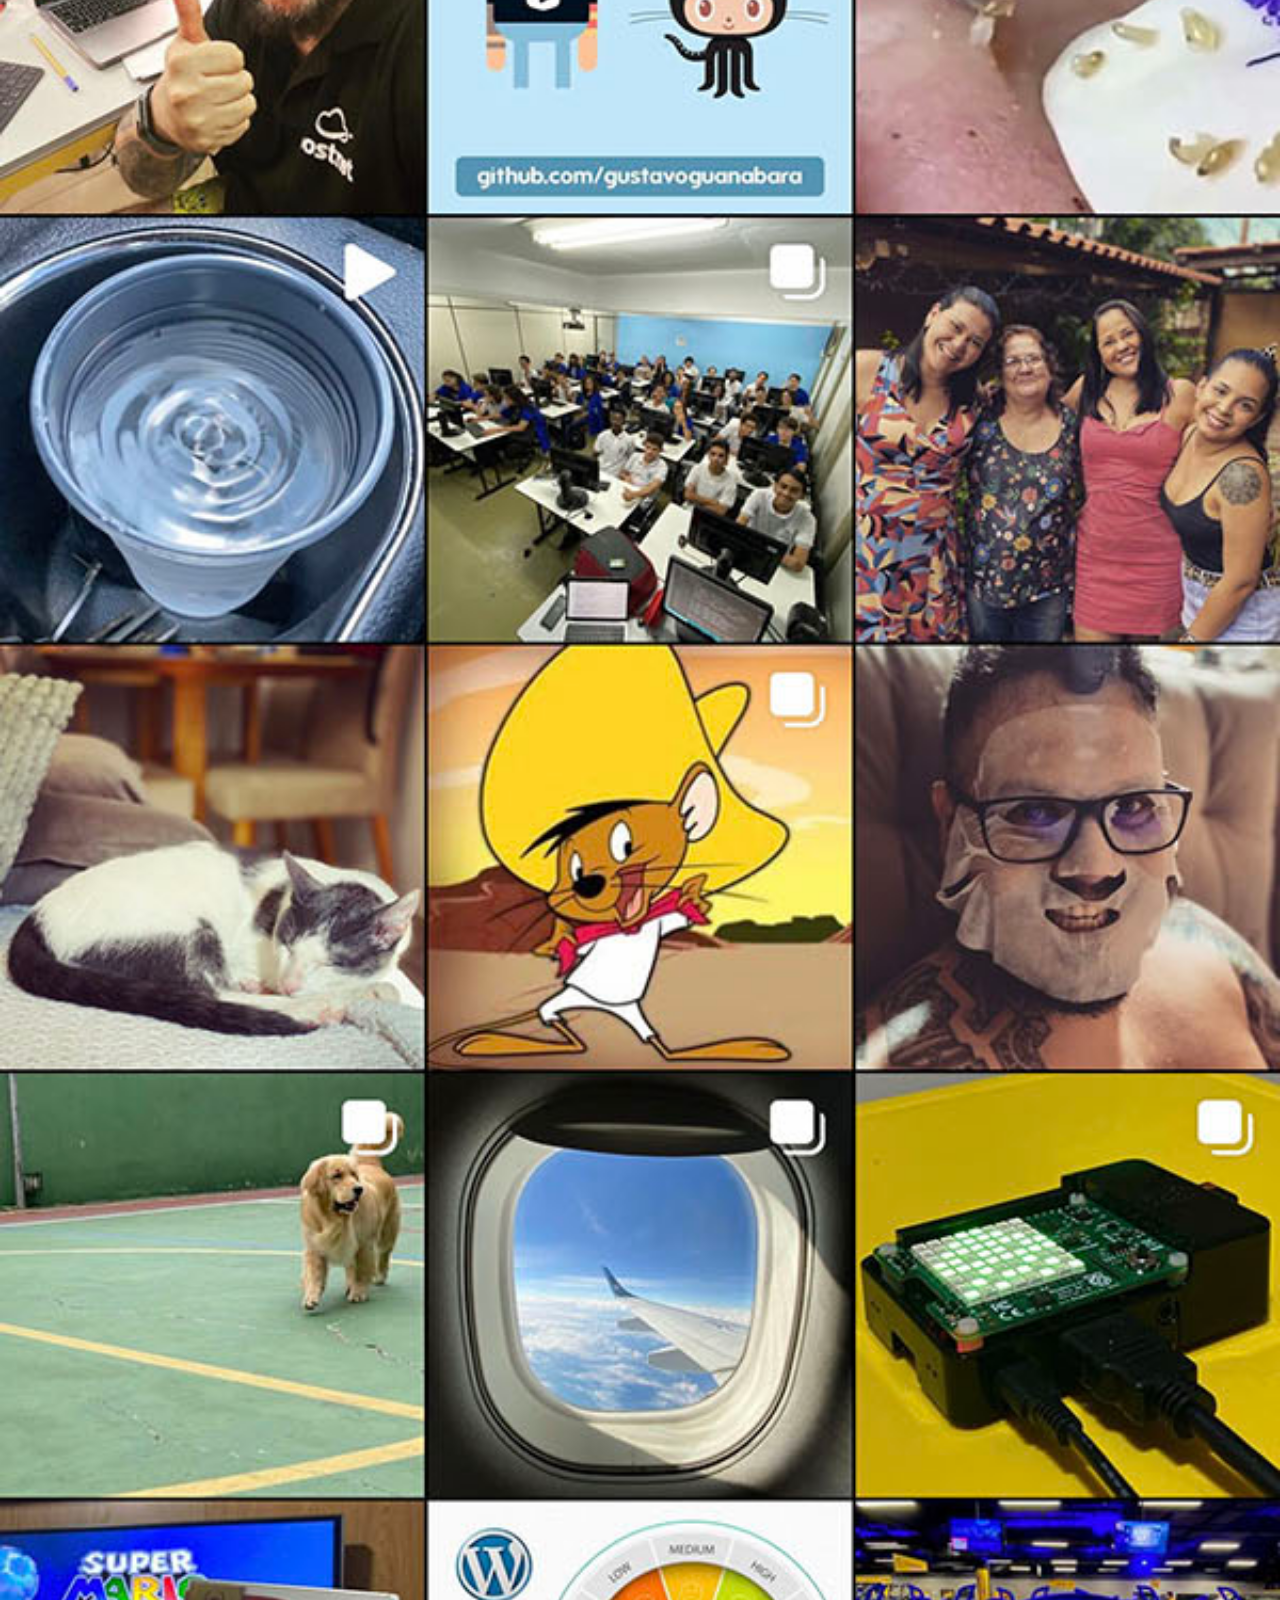
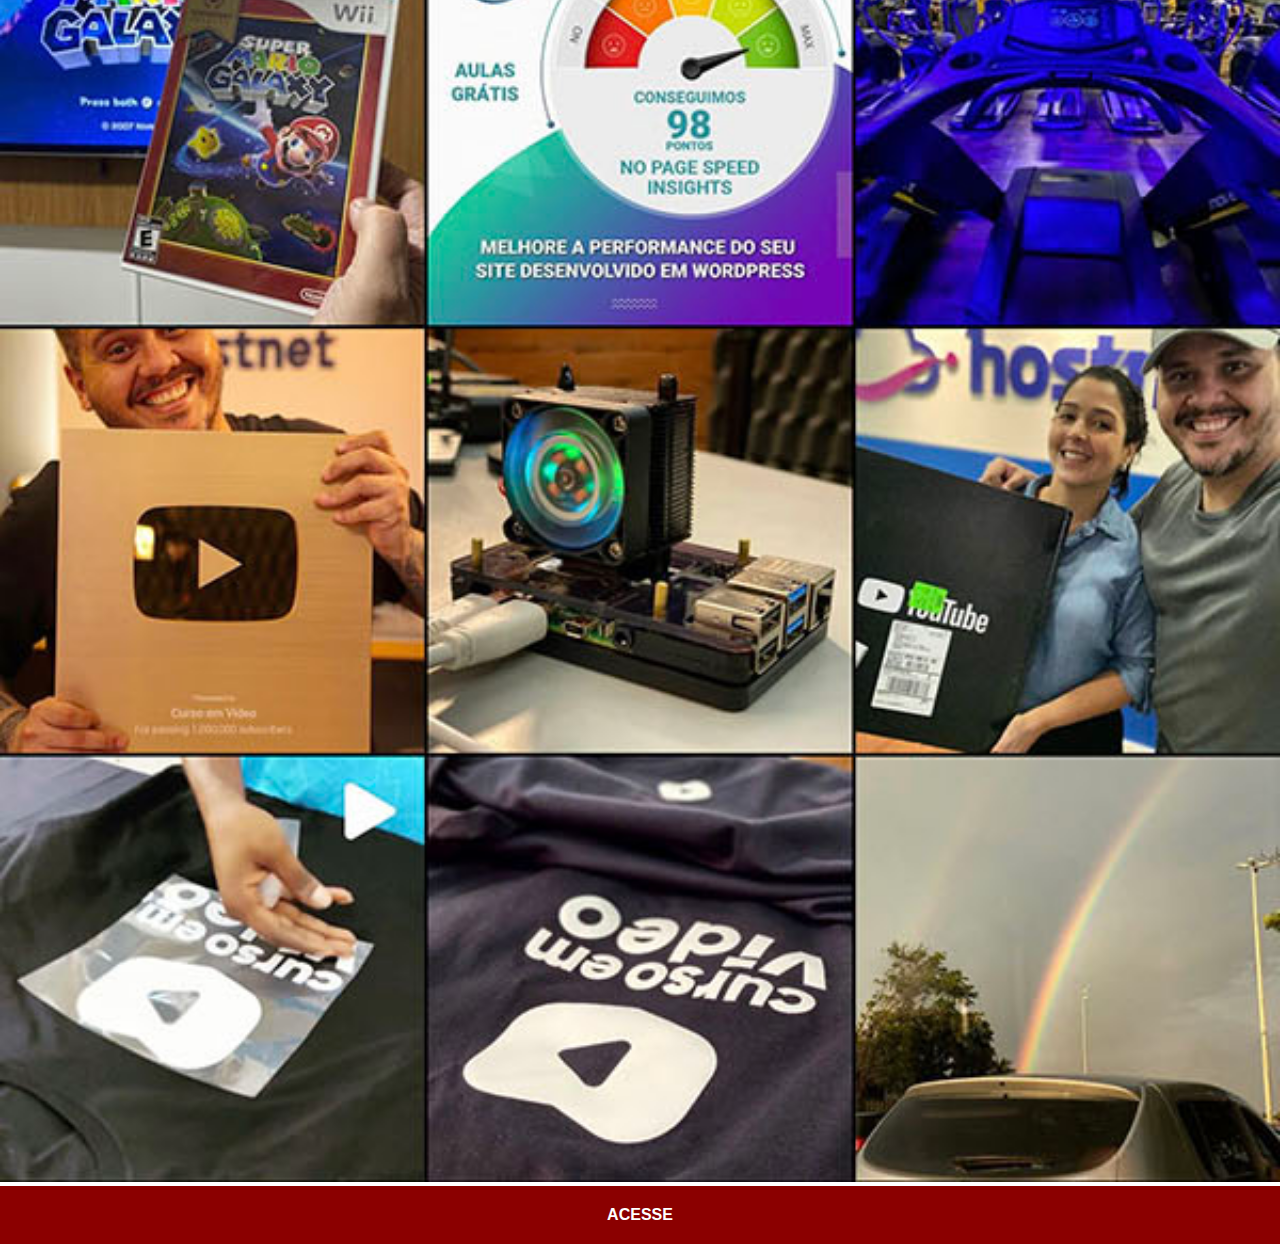
<file: pages/instagram.html>
<!DOCTYPE html>
<html lang="pt-br">
<head>
    <meta charset="UTF-8">
    <meta name="viewport" content="width=device-width, initial-scale=1.0">
    <link rel="stylesheet" href="../style/pages.css">
    <title>Youtube</title>
</head>
<body>
    <img src="../images/tela-instagram.jpg" alt="Youtube">
    <a href="https://www.instagram.com" target="_blank">ACESSE</a>
</body>
</html>
</file>
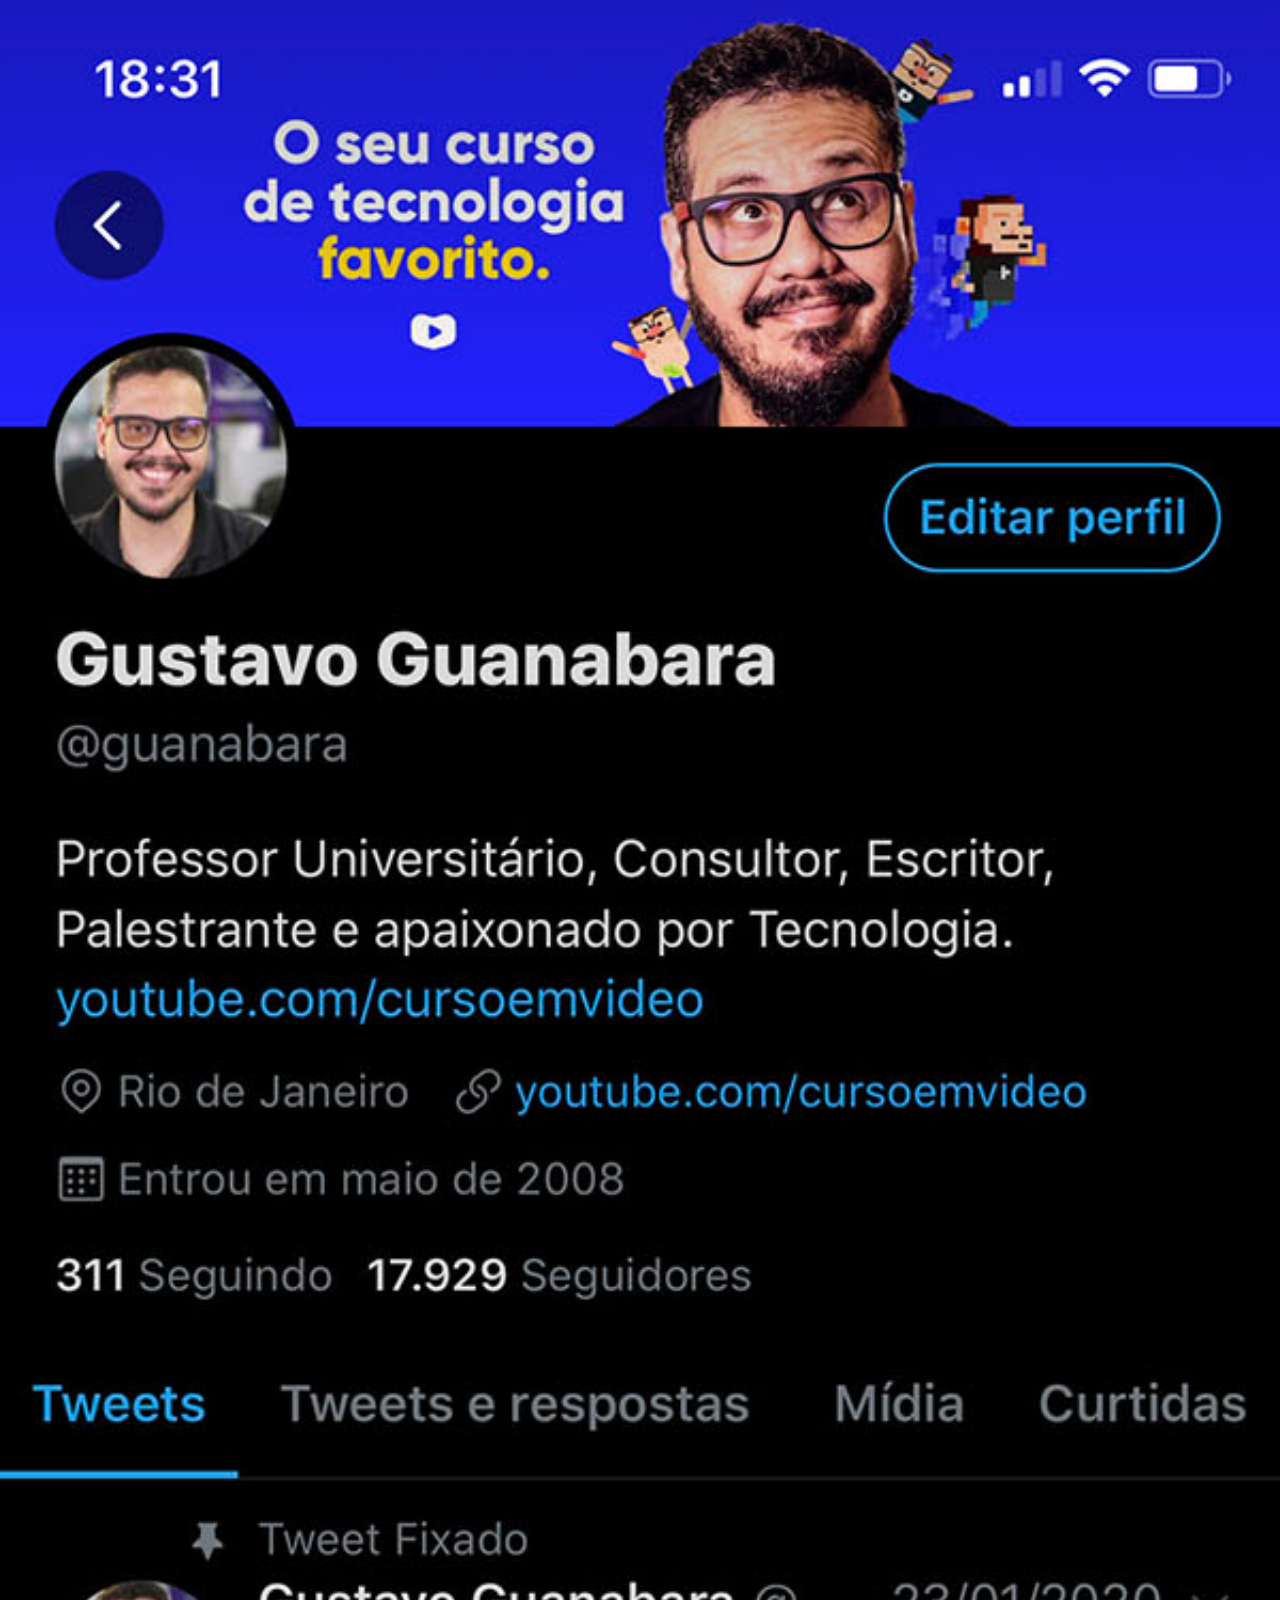
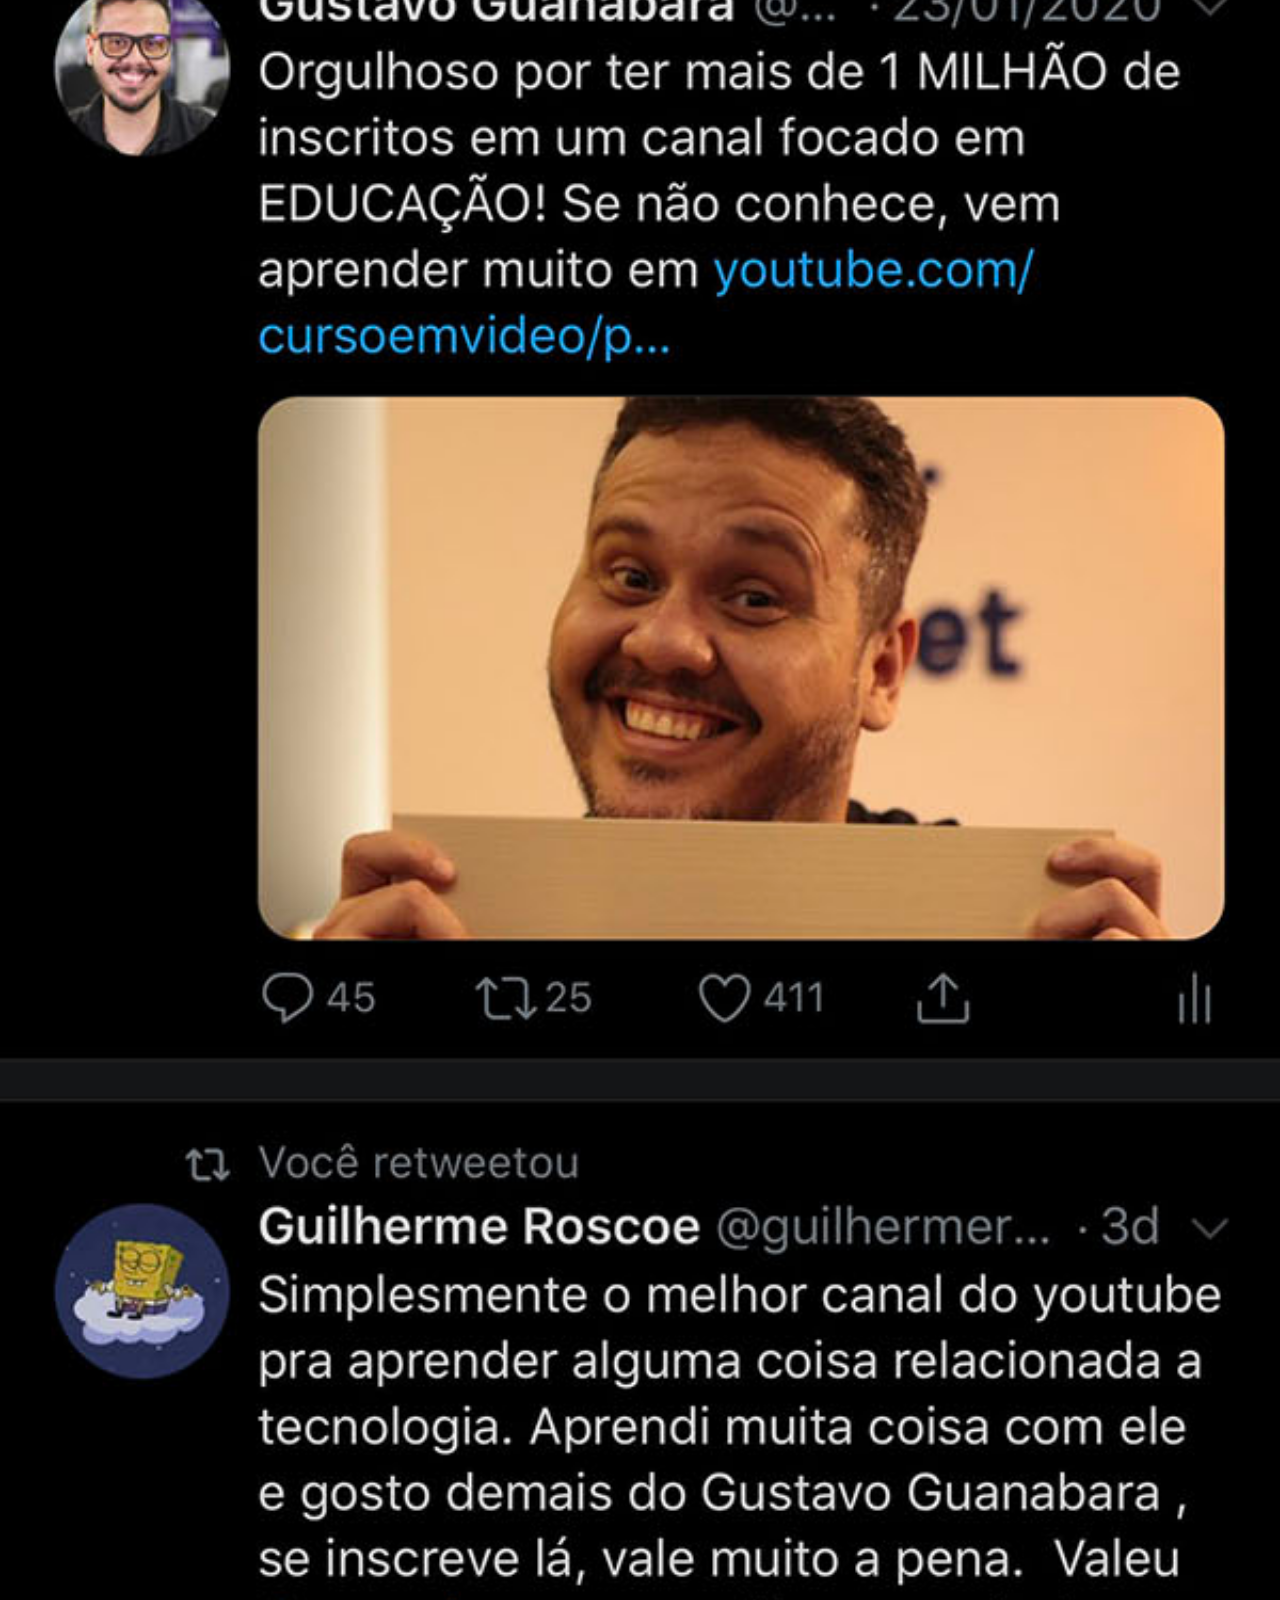
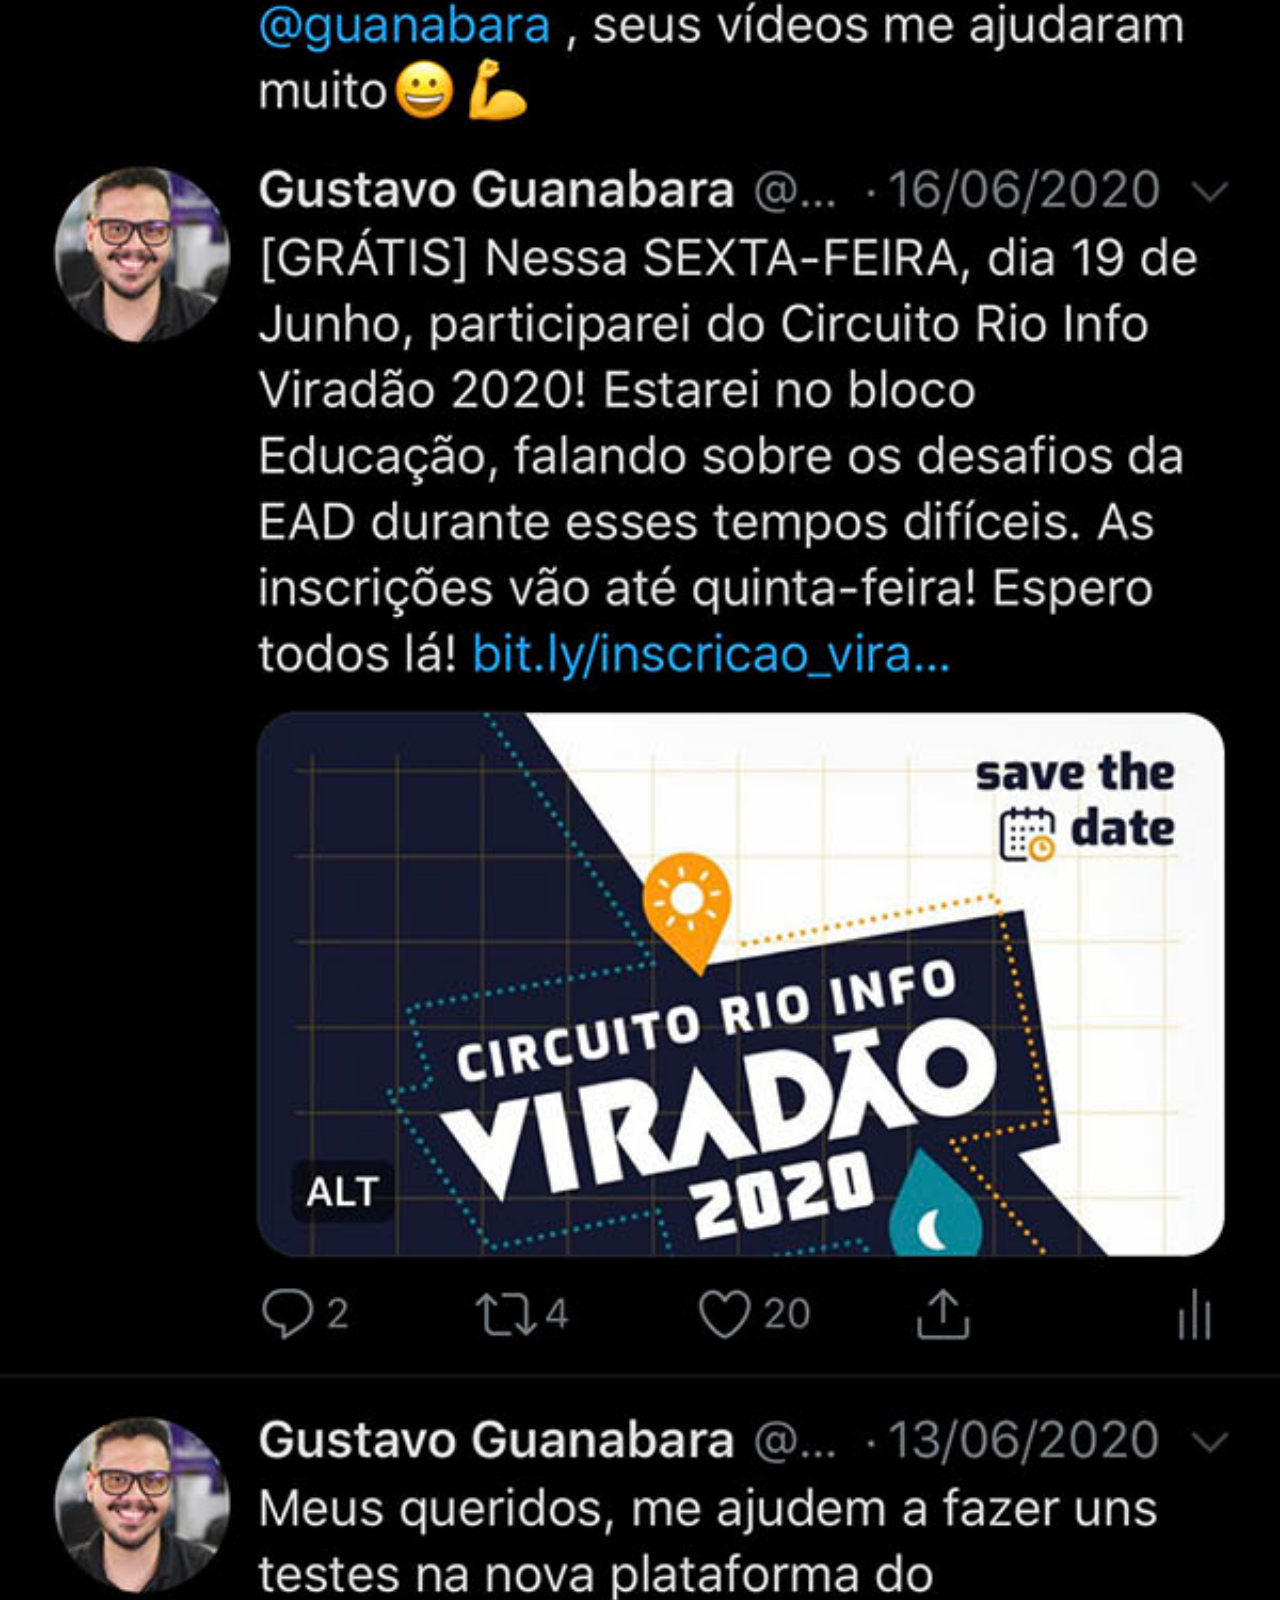
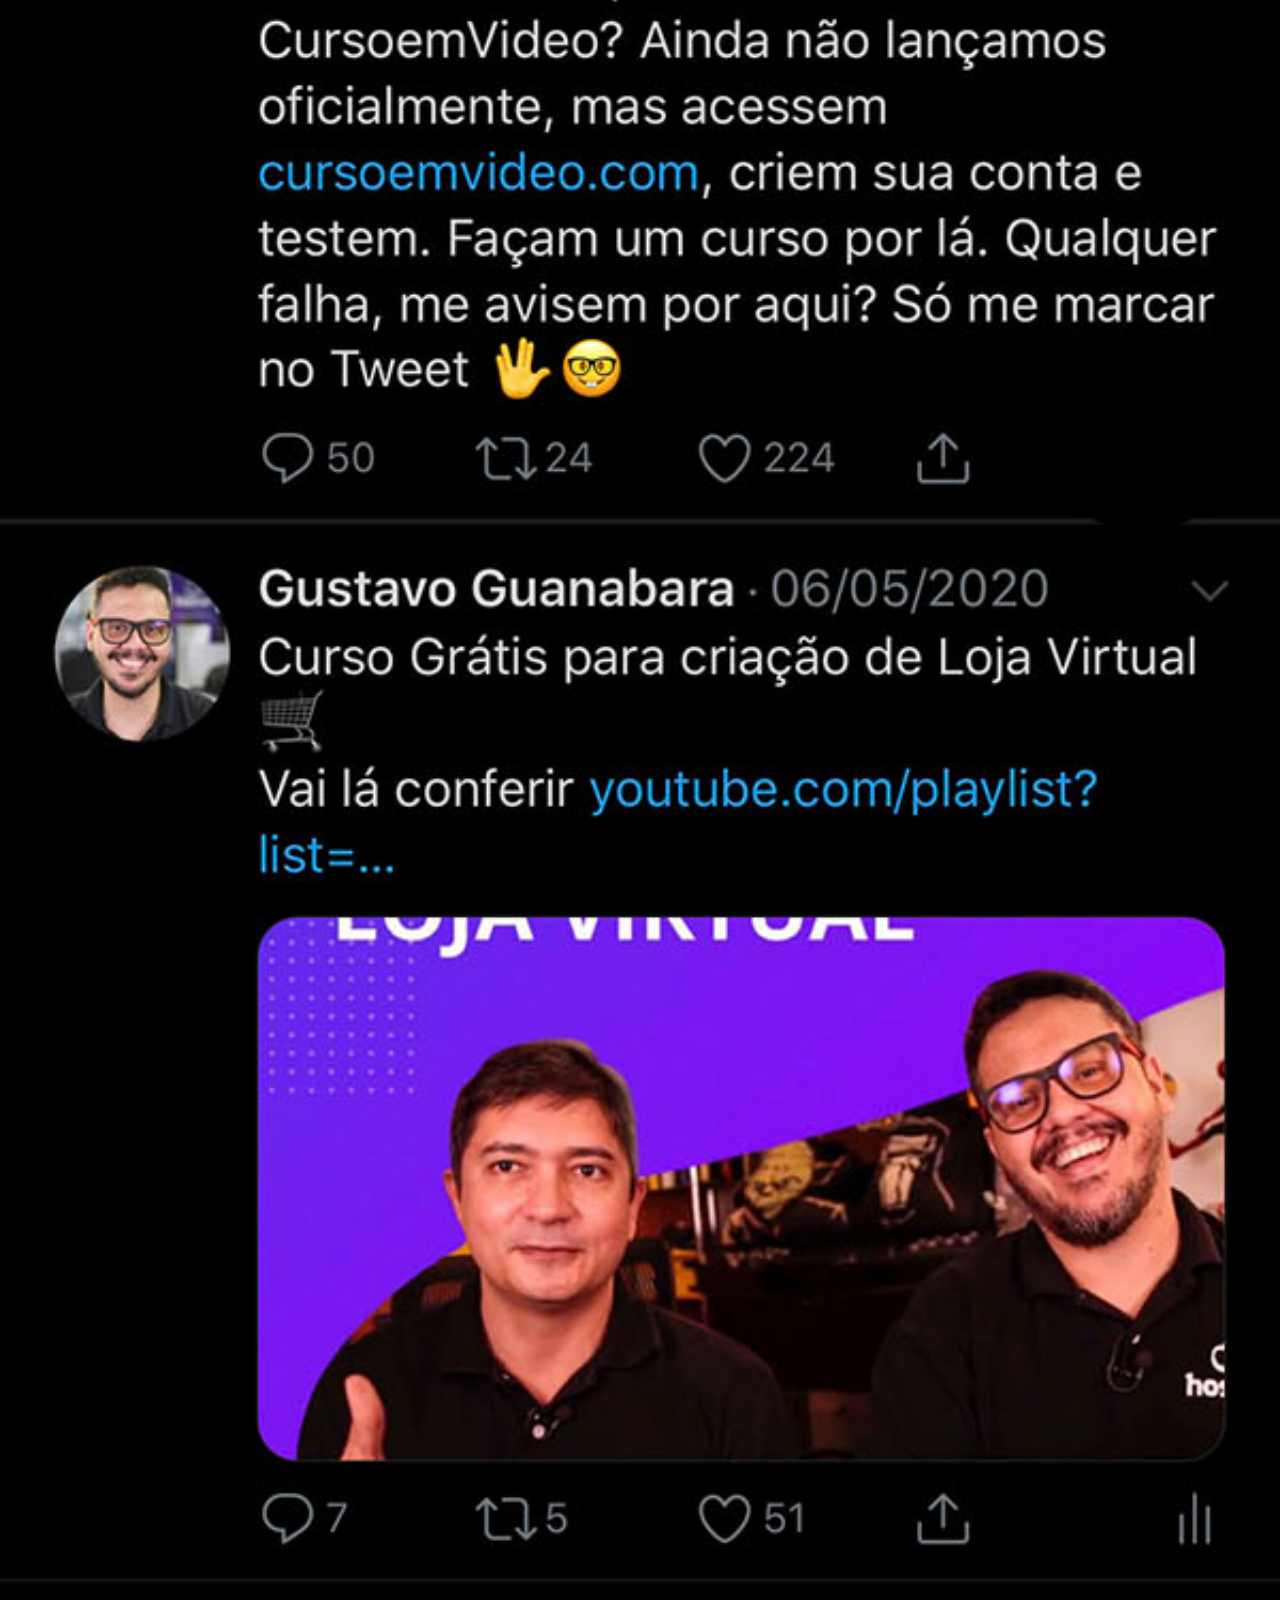
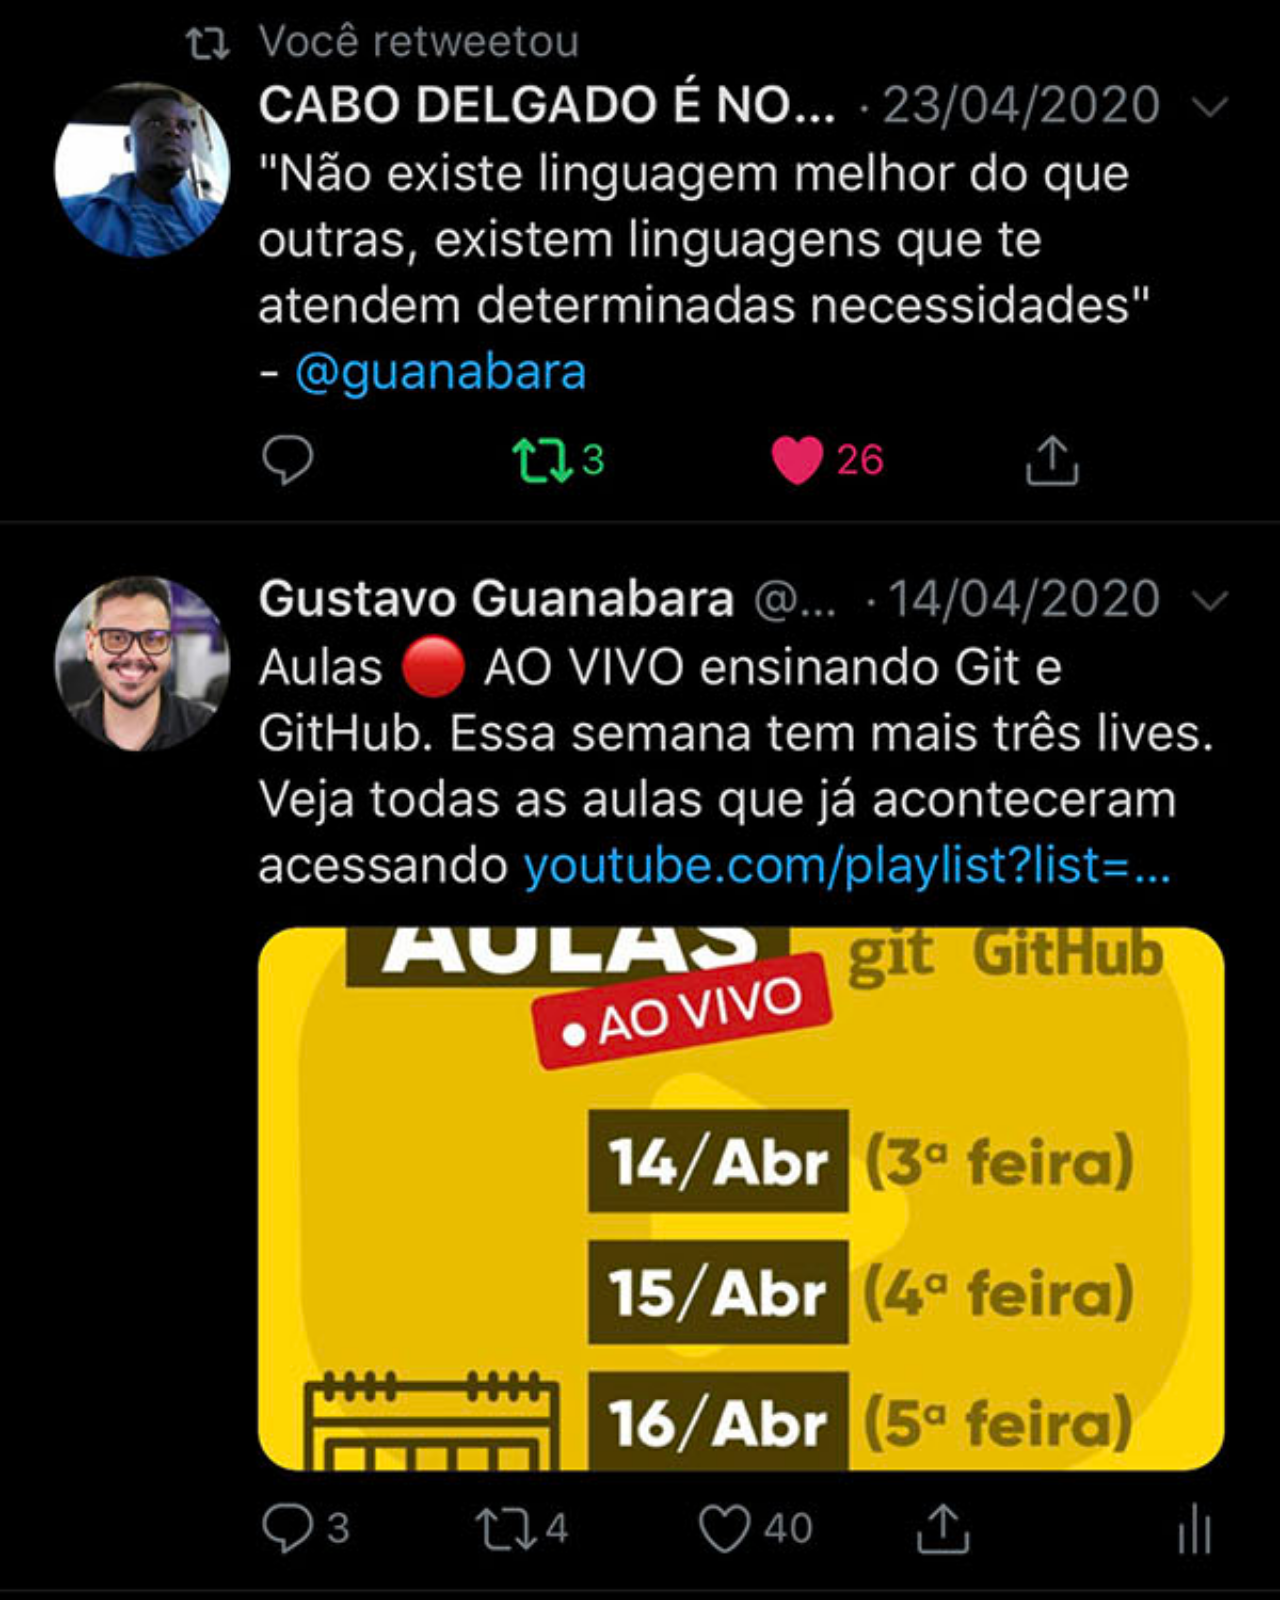
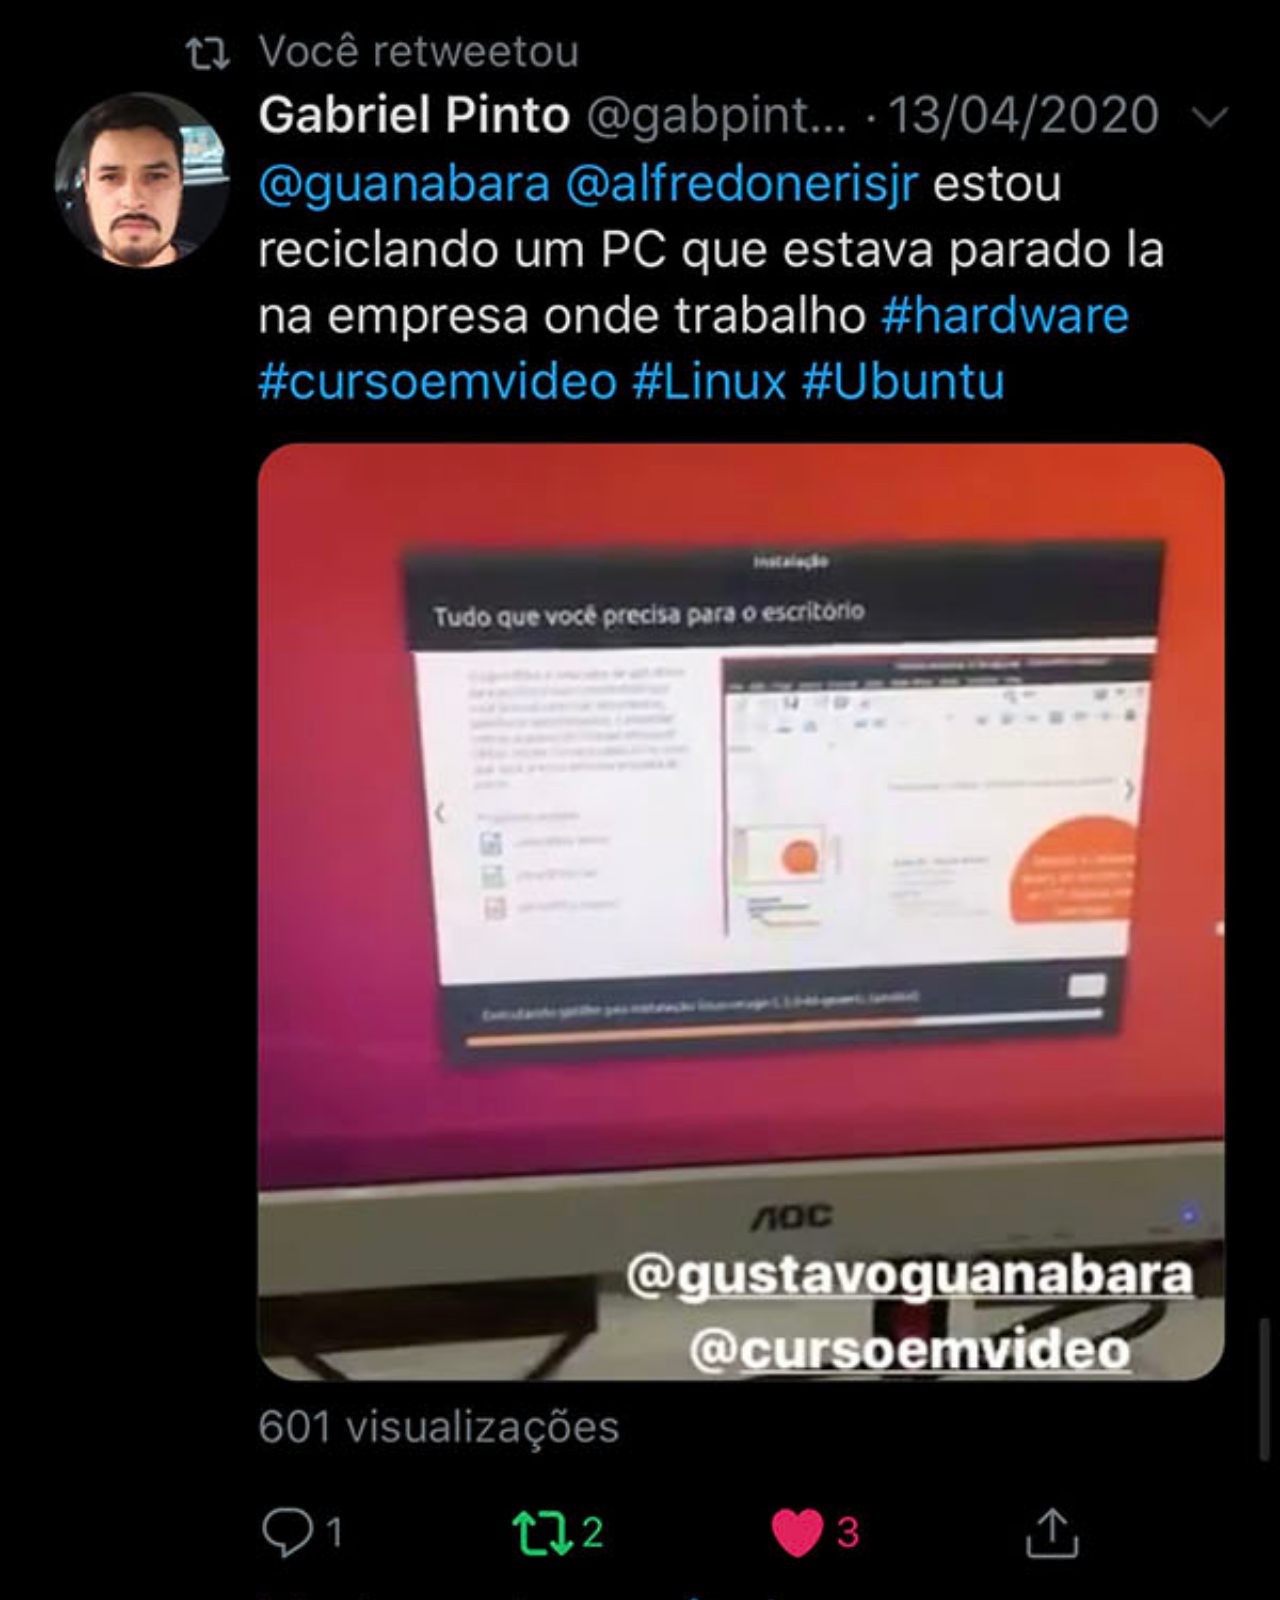
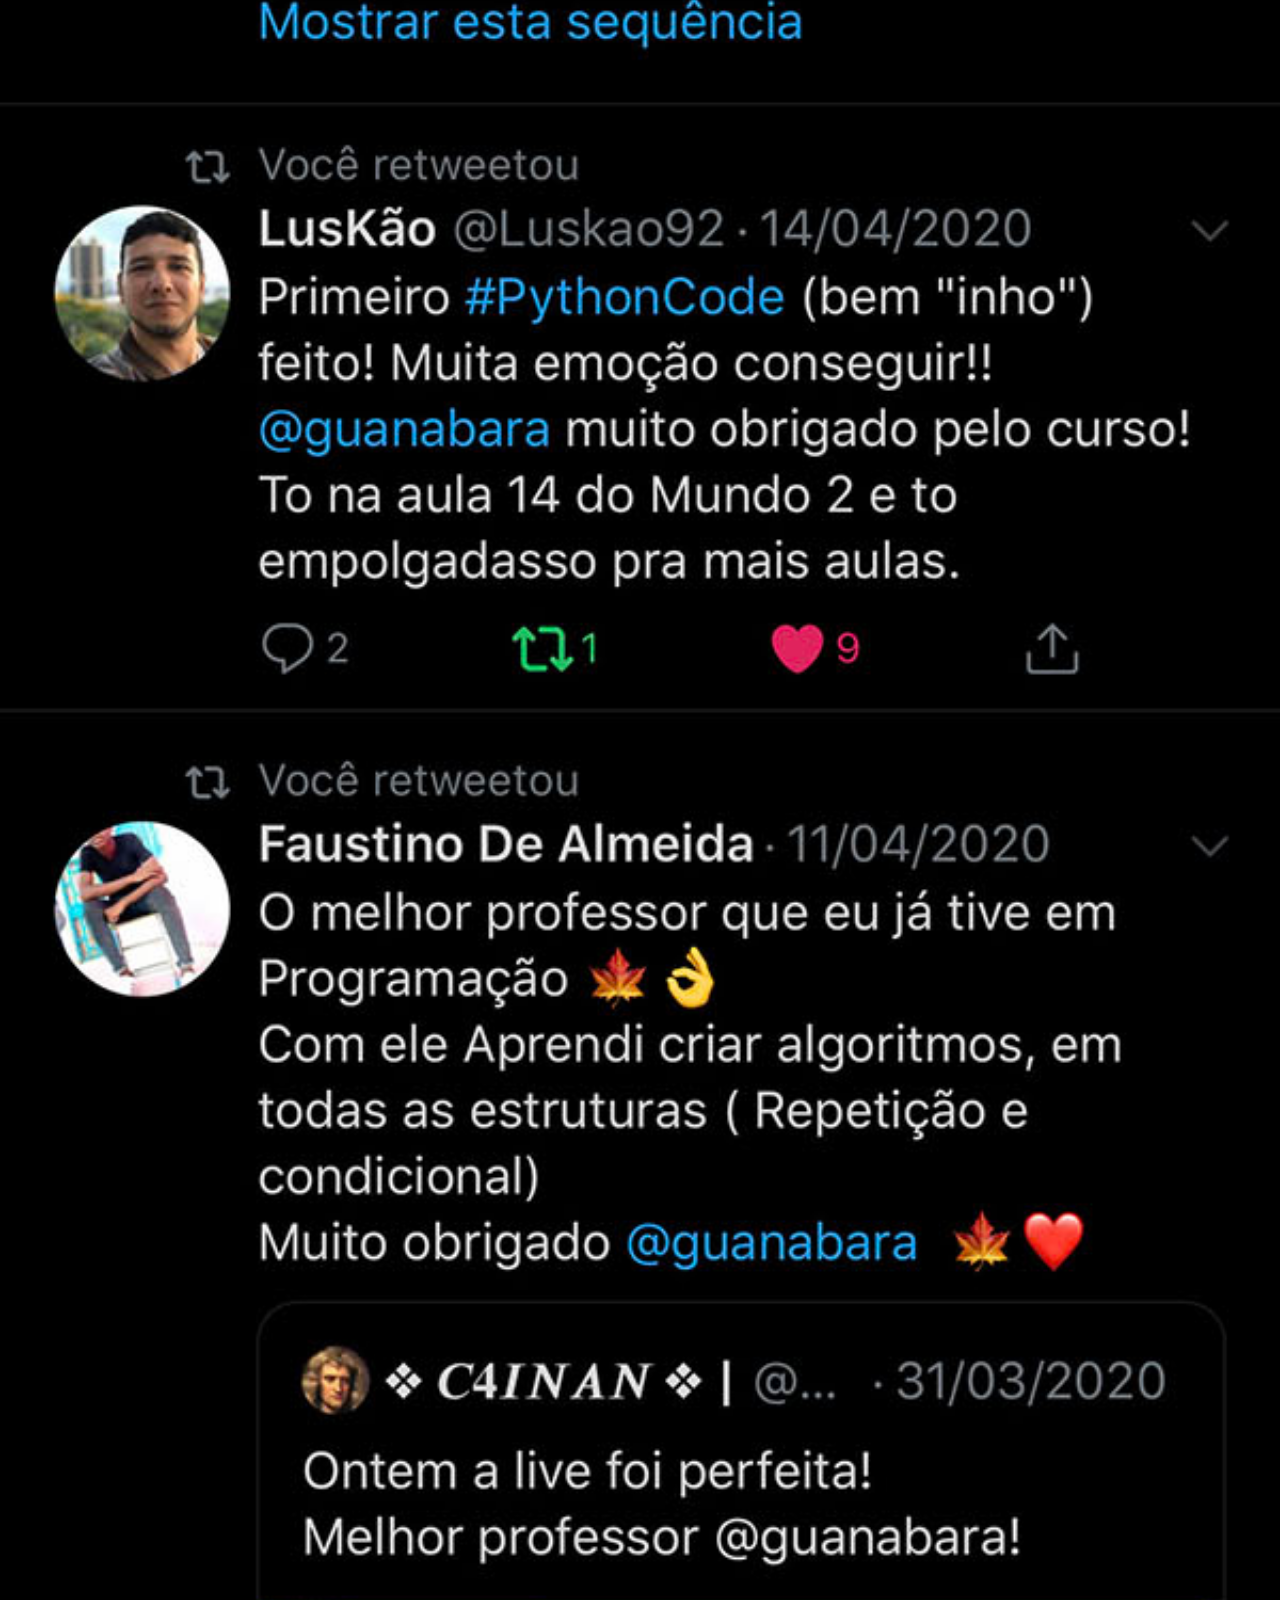
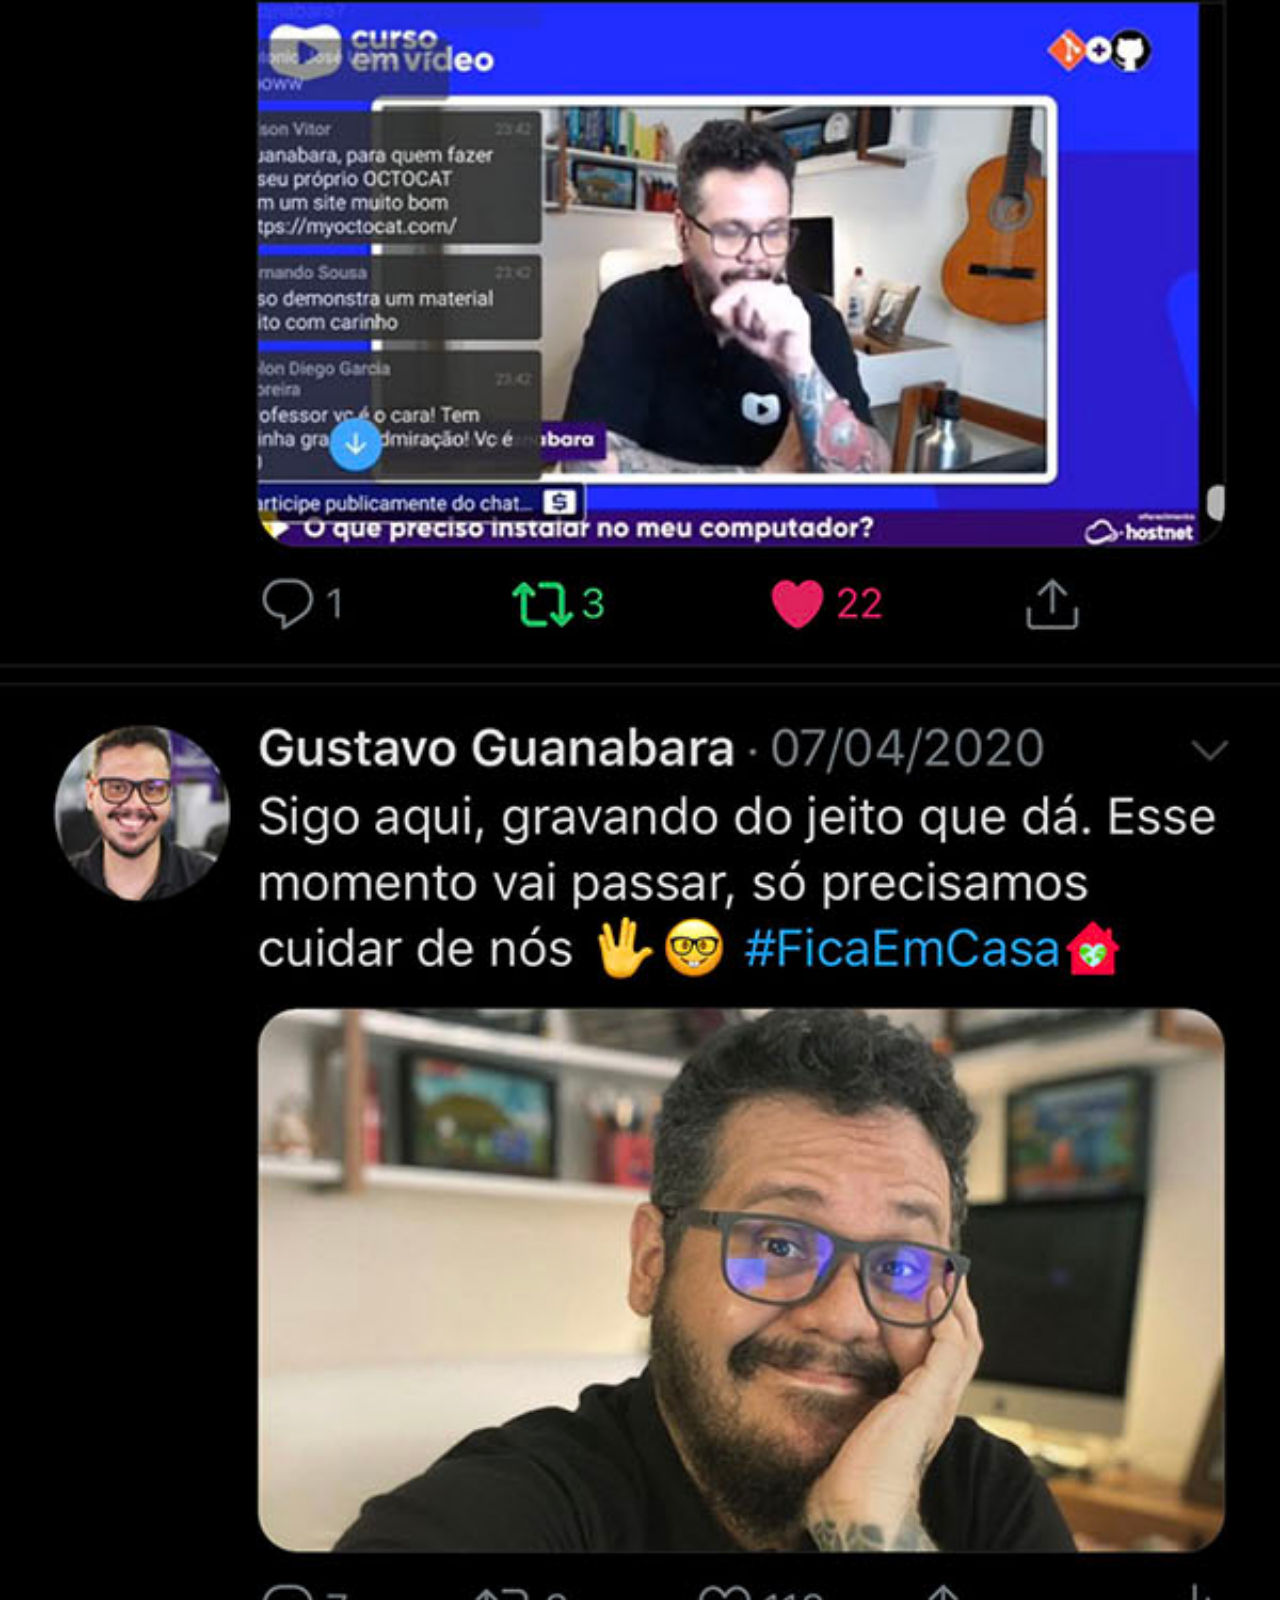
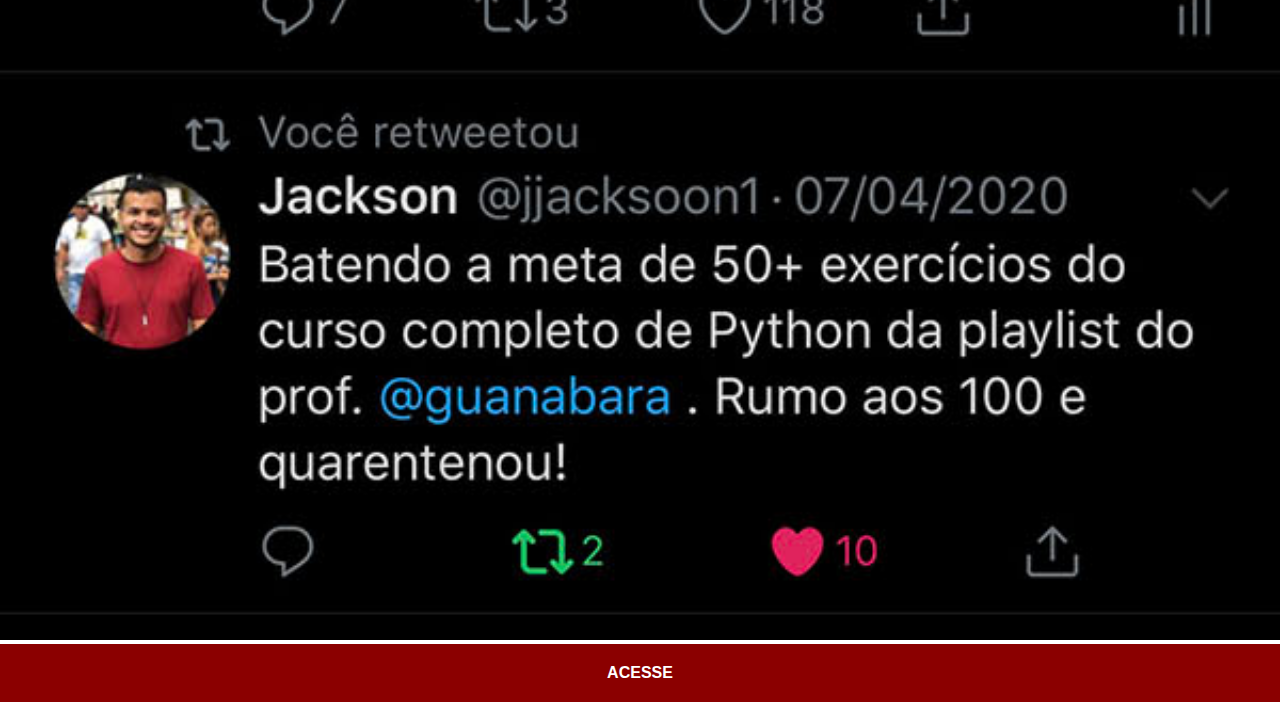
<file: pages/twitter.html>
<!DOCTYPE html>
<html lang="pt-br">
<head>
    <meta charset="UTF-8">
    <meta name="viewport" content="width=device-width, initial-scale=1.0">
    <link rel="stylesheet" href="../style/pages.css">
    <title>Youtube</title>
</head>
<body>
    <img src="../images/tela-twitter.jpg" alt="Youtube">
    <a href="https://twitter.com/?lang=pt-br" target="_blank">ACESSE</a>
</body>
</html>
</file>
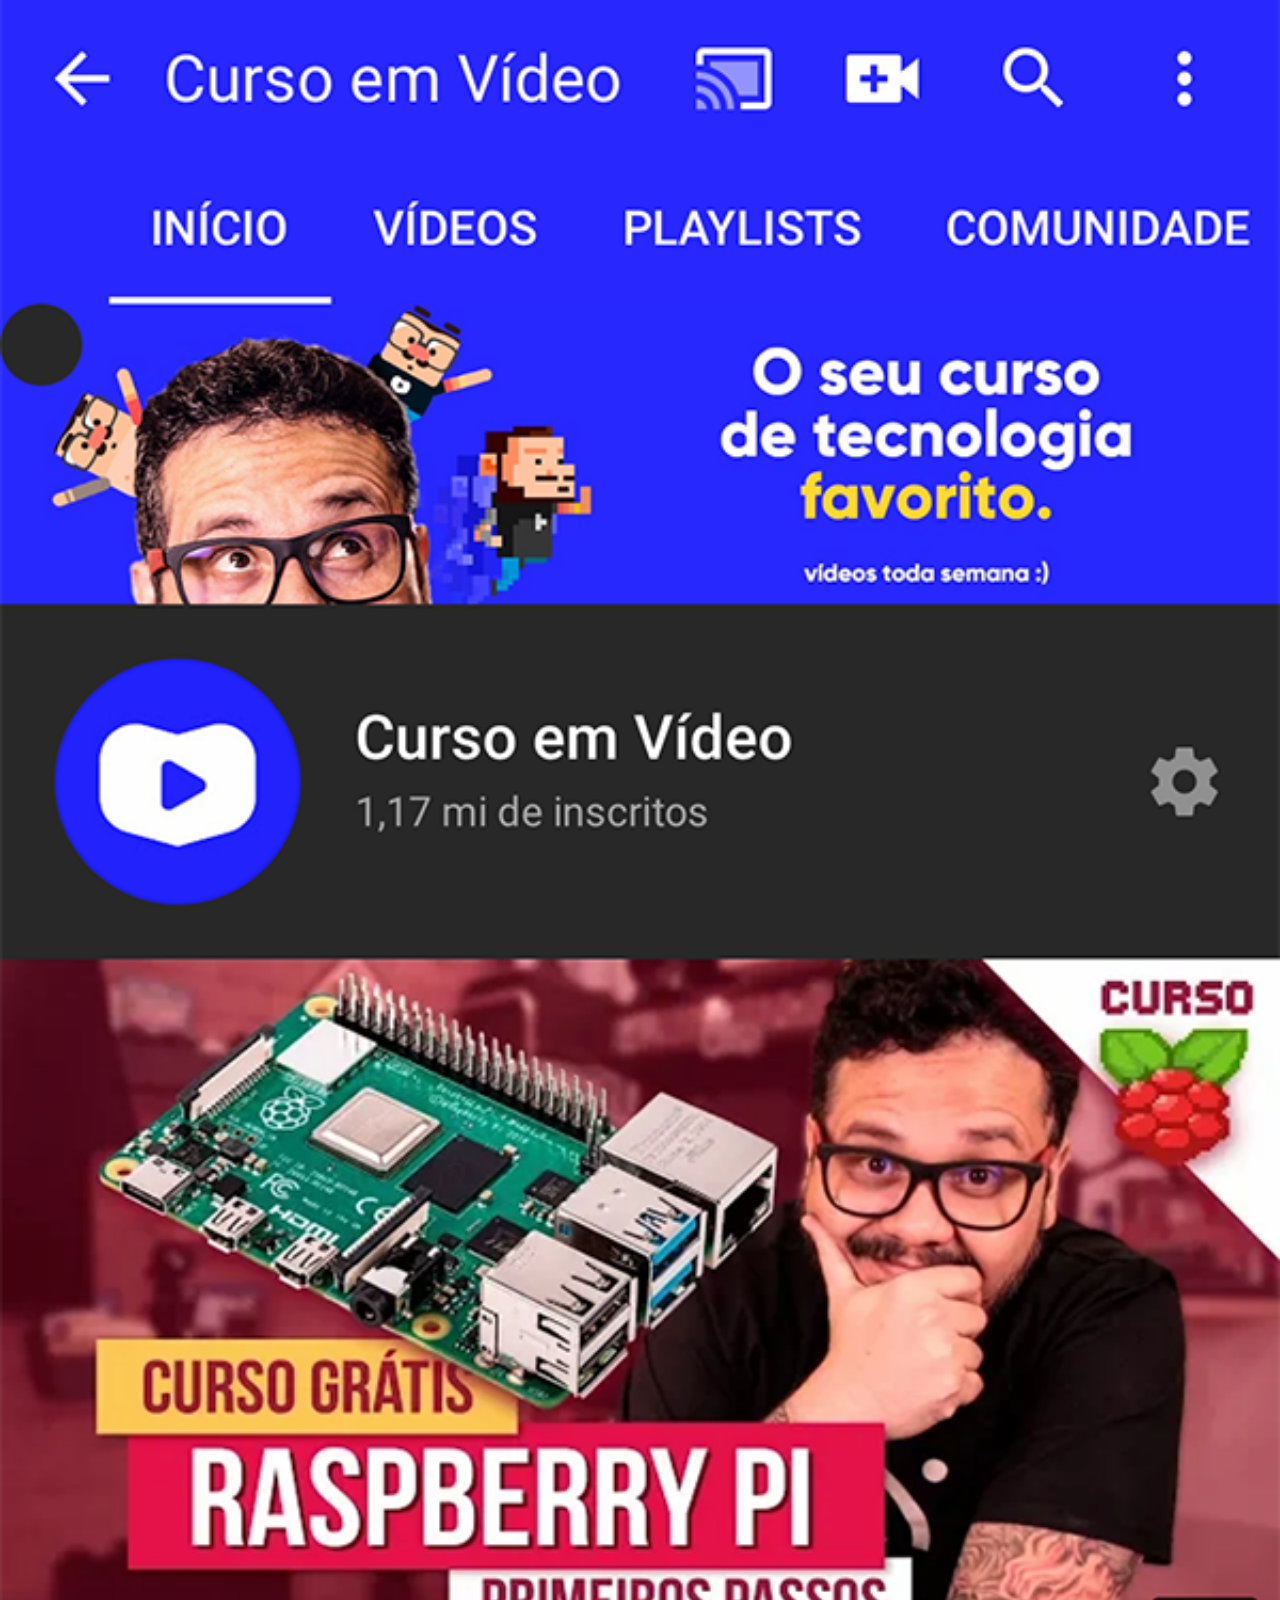
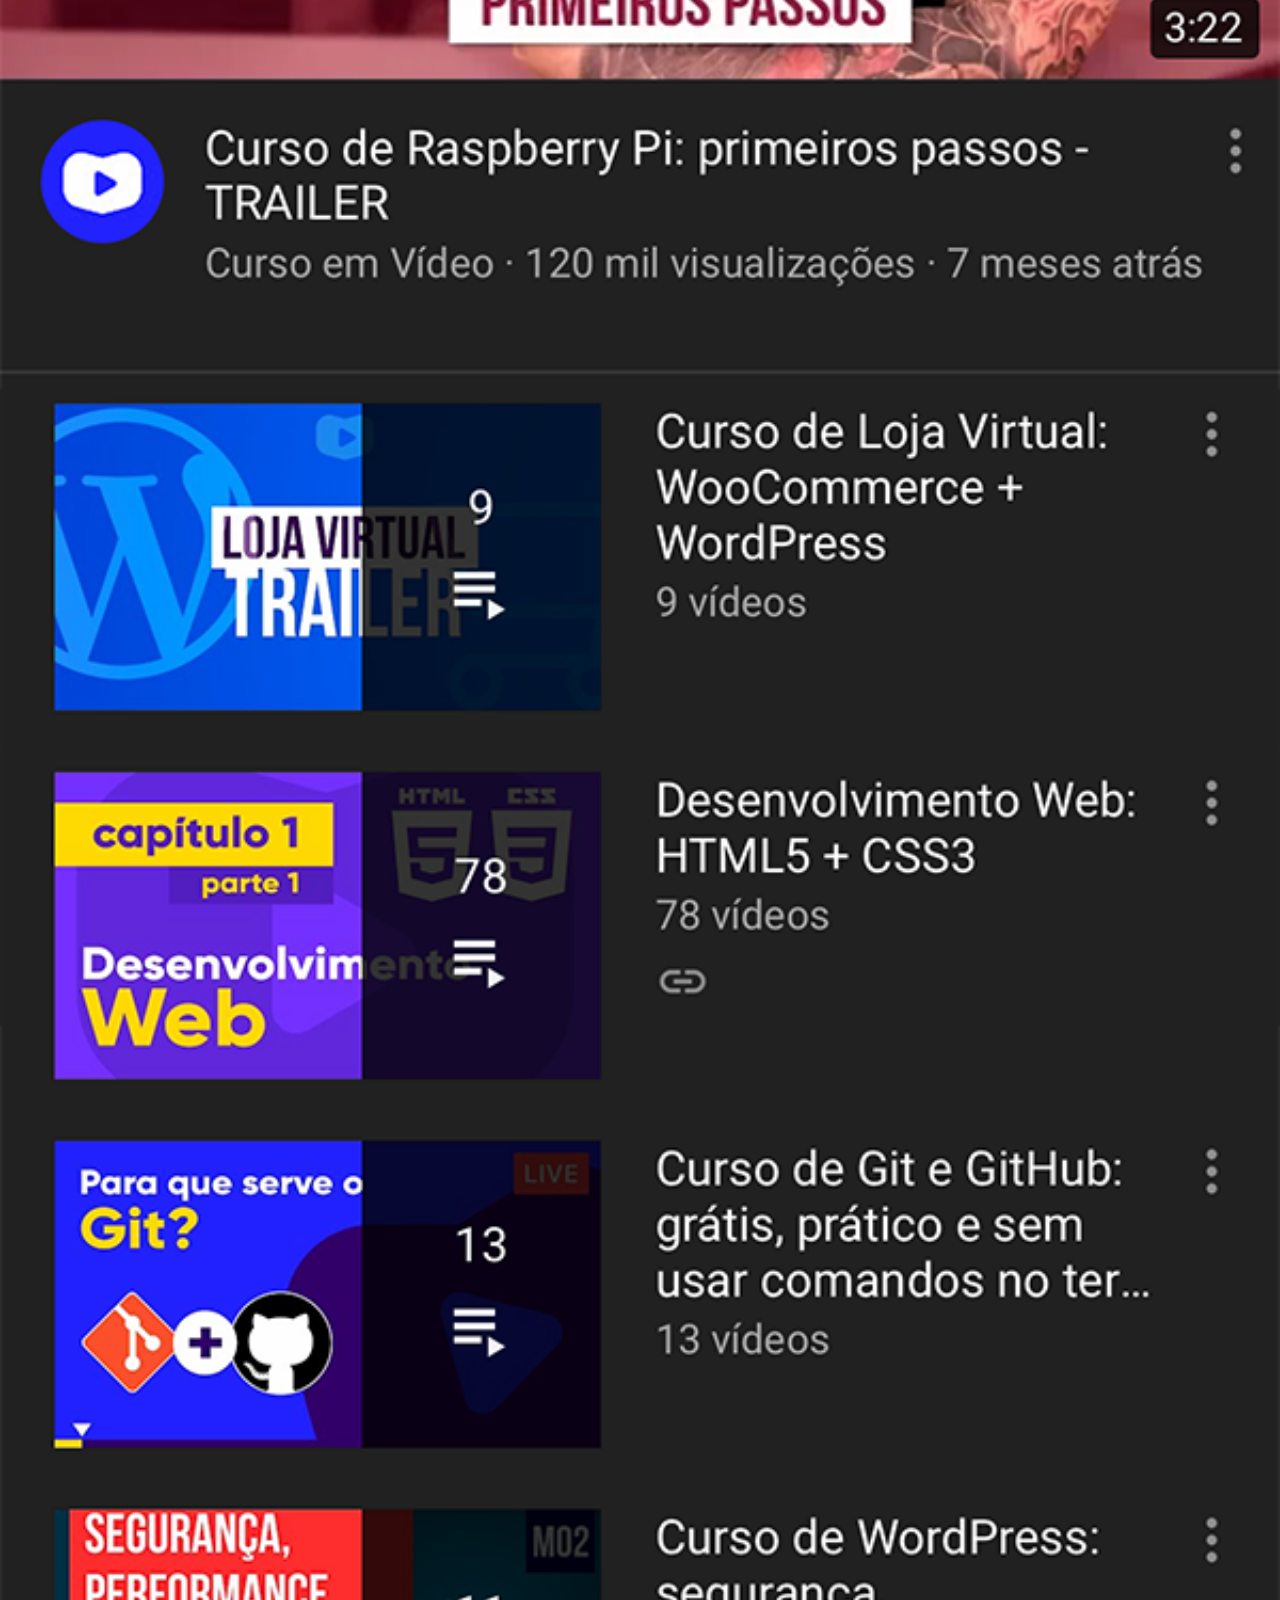
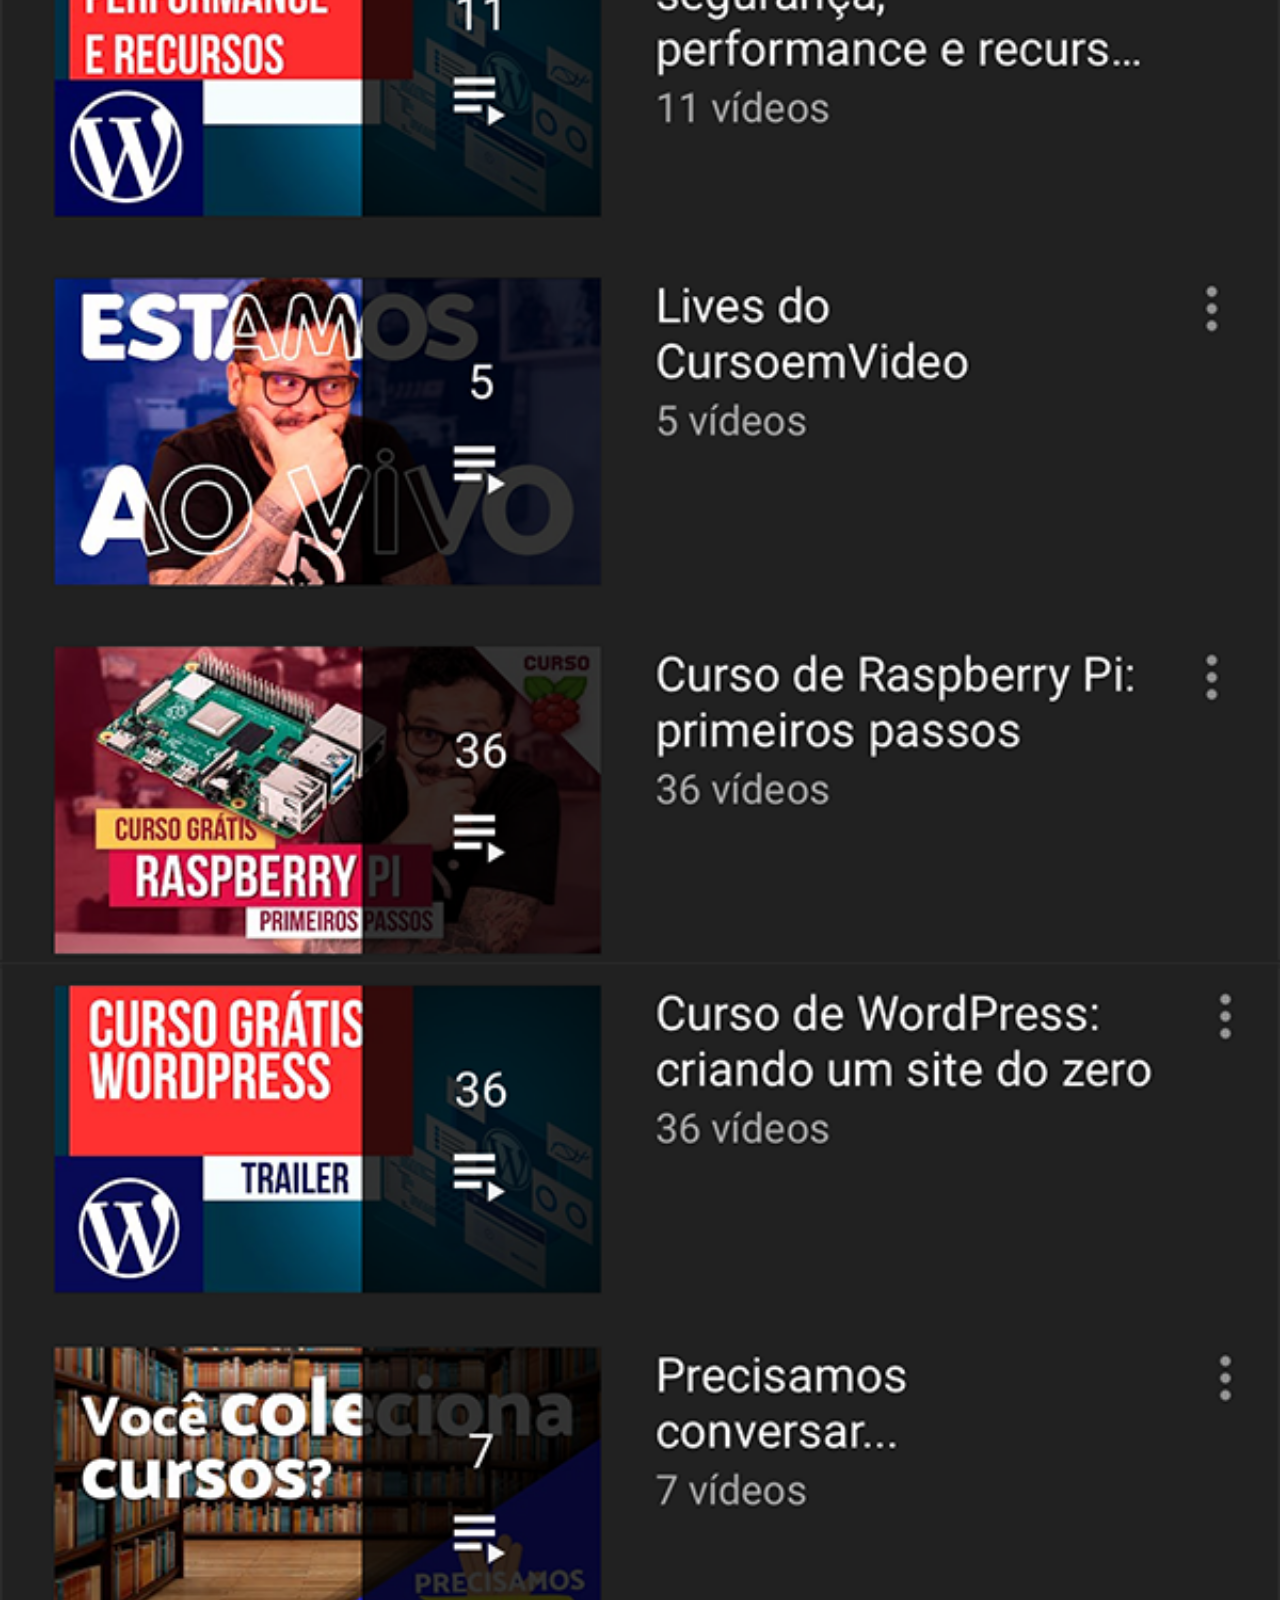
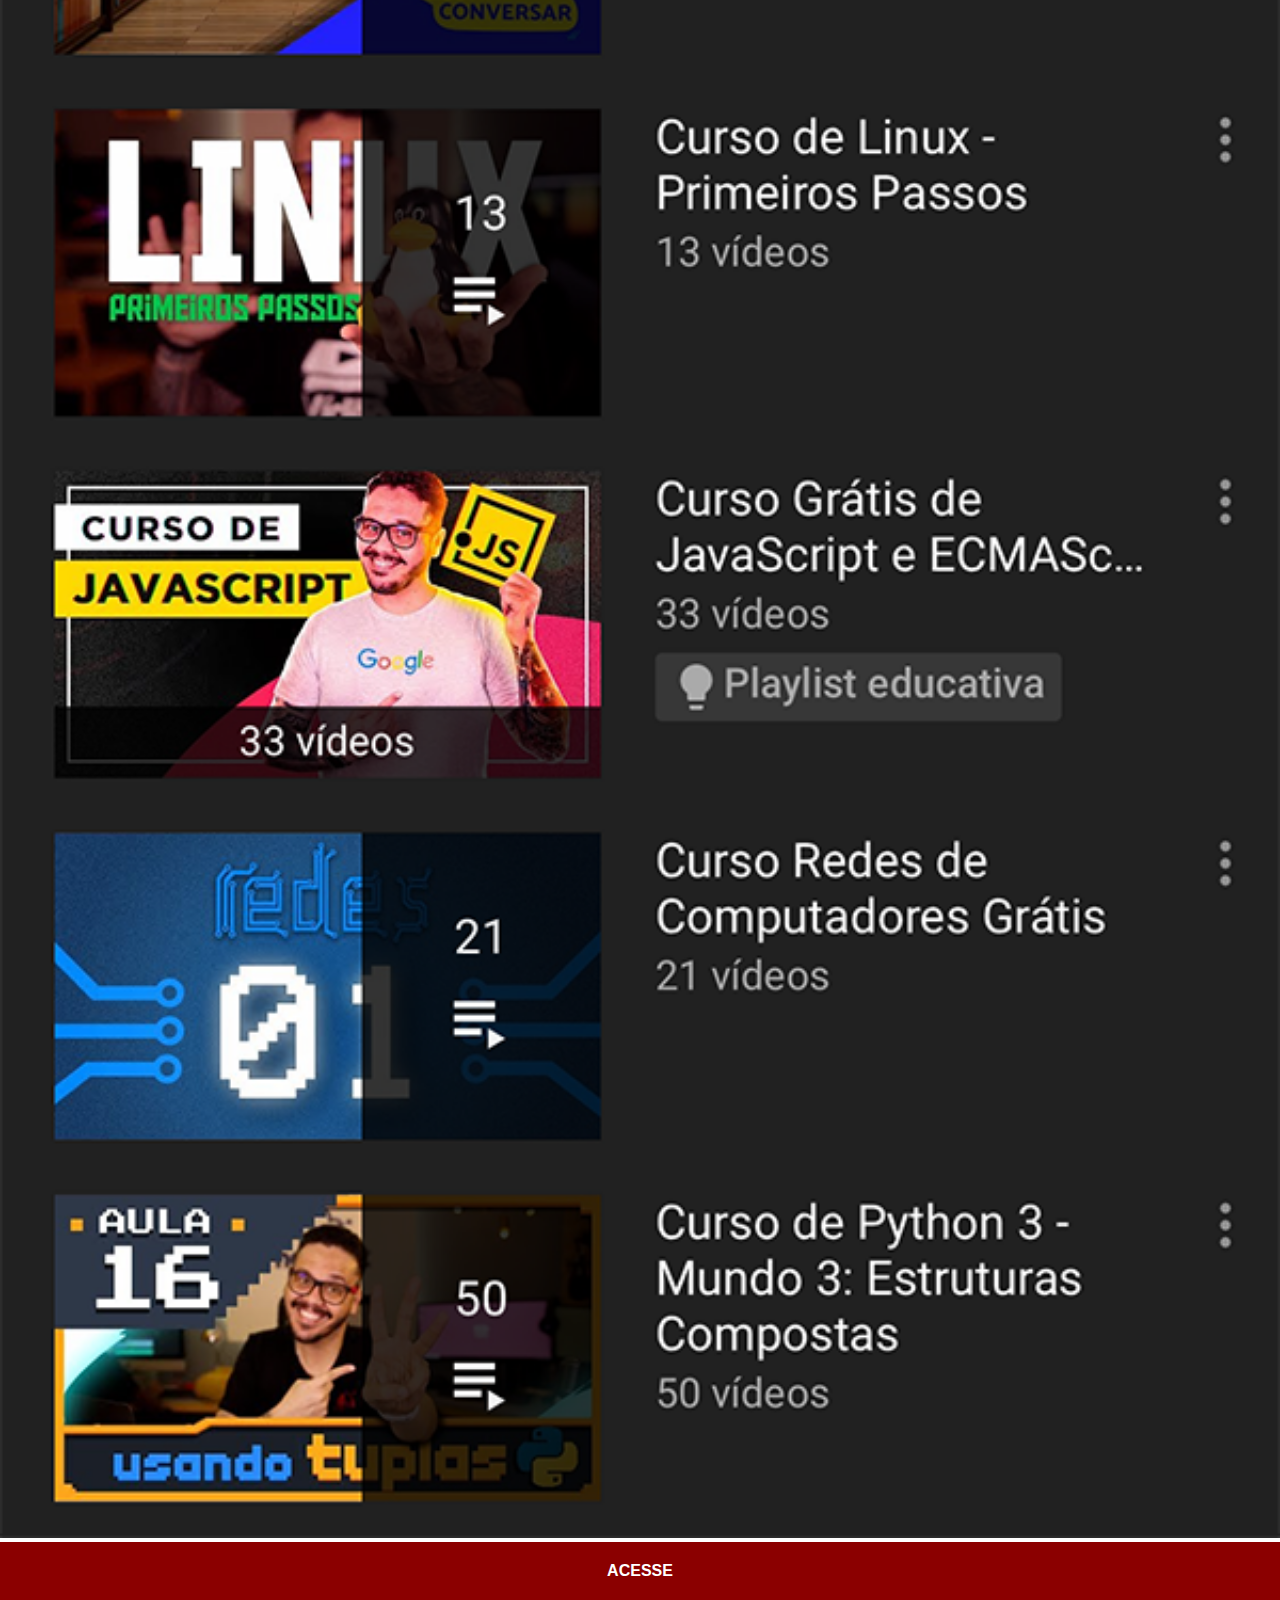
<file: pages/youtube.html>
<!DOCTYPE html>
<html lang="pt-br">
<head>
    <meta charset="UTF-8">
    <meta name="viewport" content="width=device-width, initial-scale=1.0">
    <link rel="stylesheet" href="../style/pages.css">
    <title>Youtube</title>
</head>
<body>
    <img src="../images/tela-youtube.png" alt="Youtube">
    <a href="https://www.youtube.com" target="_blank">ACESSE</a>
</body>
</html>
</file>
<file: style/style.css>
@charset "UTF-8";

*{
    margin: 0px;
    padding: 0px;
    font-family: Arial, Helvetica, sans-serif;
}

body {
    background-image: url("../images/fundo-madeira.jpg");
    background-size: cover;
    background-attachment: fixed;
    width: 100vw;
    height: 100vh;
}

main {
    position: relative;
    height: 100vh;
}

section#phone {
    position: absolute;
    top: 50%;
    left: 50%;
    transform: translate(-50%, -50%);
    width: 311px;
    height: 627px;
    background: url("../images/frame-iphone.png") no-repeat;
}

#screen {
    position: relative;
    top: 81px;
    left: 23px;
    width: 265px;
    height: 470px;
}

#social {
    display: flex;
    flex-direction: column;
    text-align: right;
}

#social img {
    border-radius: 50%;
    box-shadow: 1px 1px 15px black;
    width: 50px;
    margin: 10px;
    box-sizing: border-box;
}

#social img:hover {
    border: 2px solid white;
    transform: translate(-3px, -3px);
    transition: 0.5s;
}
</file>
<file: style/pages.css>
@charset "UTF-8";

* {
    margin: 0px;
    padding: 0px;
    font-family: Arial, Helvetica, sans-serif;
    font-variant: small-caps;
}

::-webkit-scrollbar {
    width: 0px;
    height: 0px;
}

img {
    width: 100vw;
}

a {
    display: block;
    background-color: darkred;
    color: white;
    padding: 20px;
    text-align: center;
    text-decoration: none;
    font-weight: bold;
}
</file>
